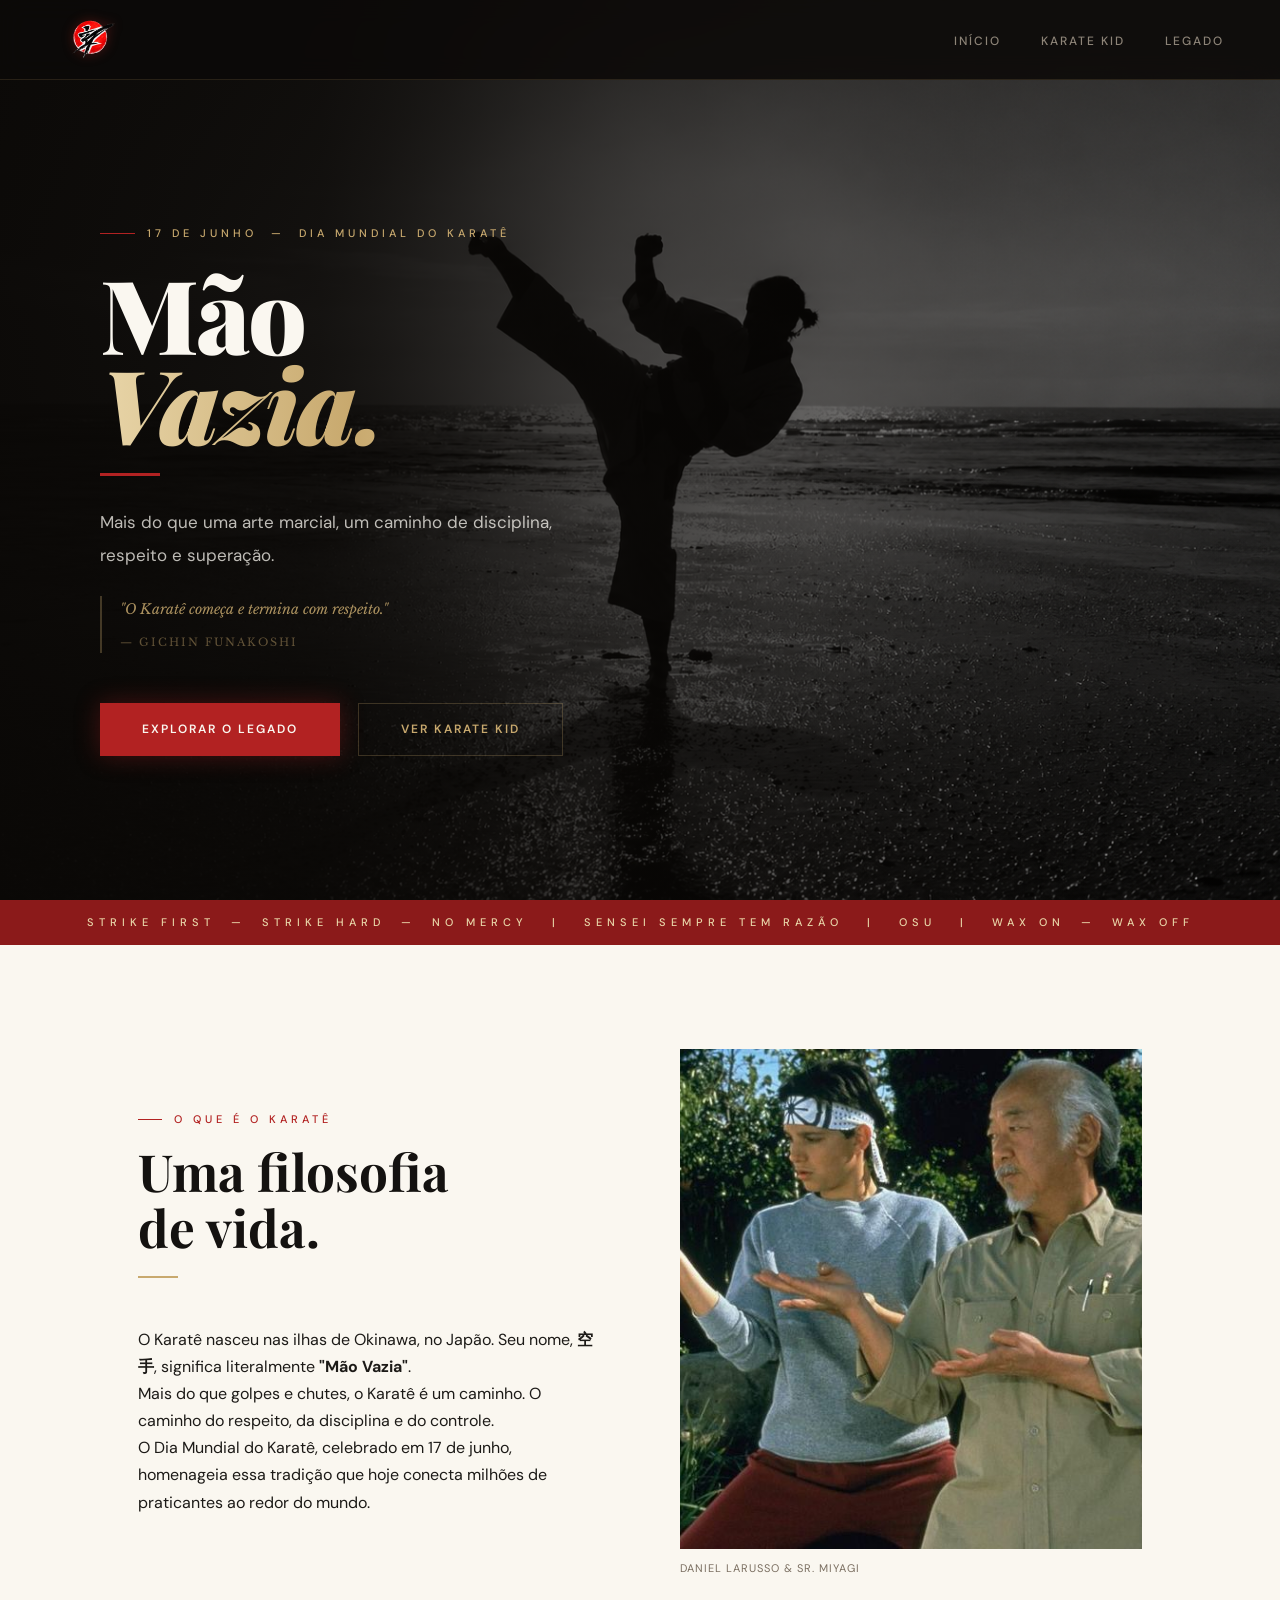
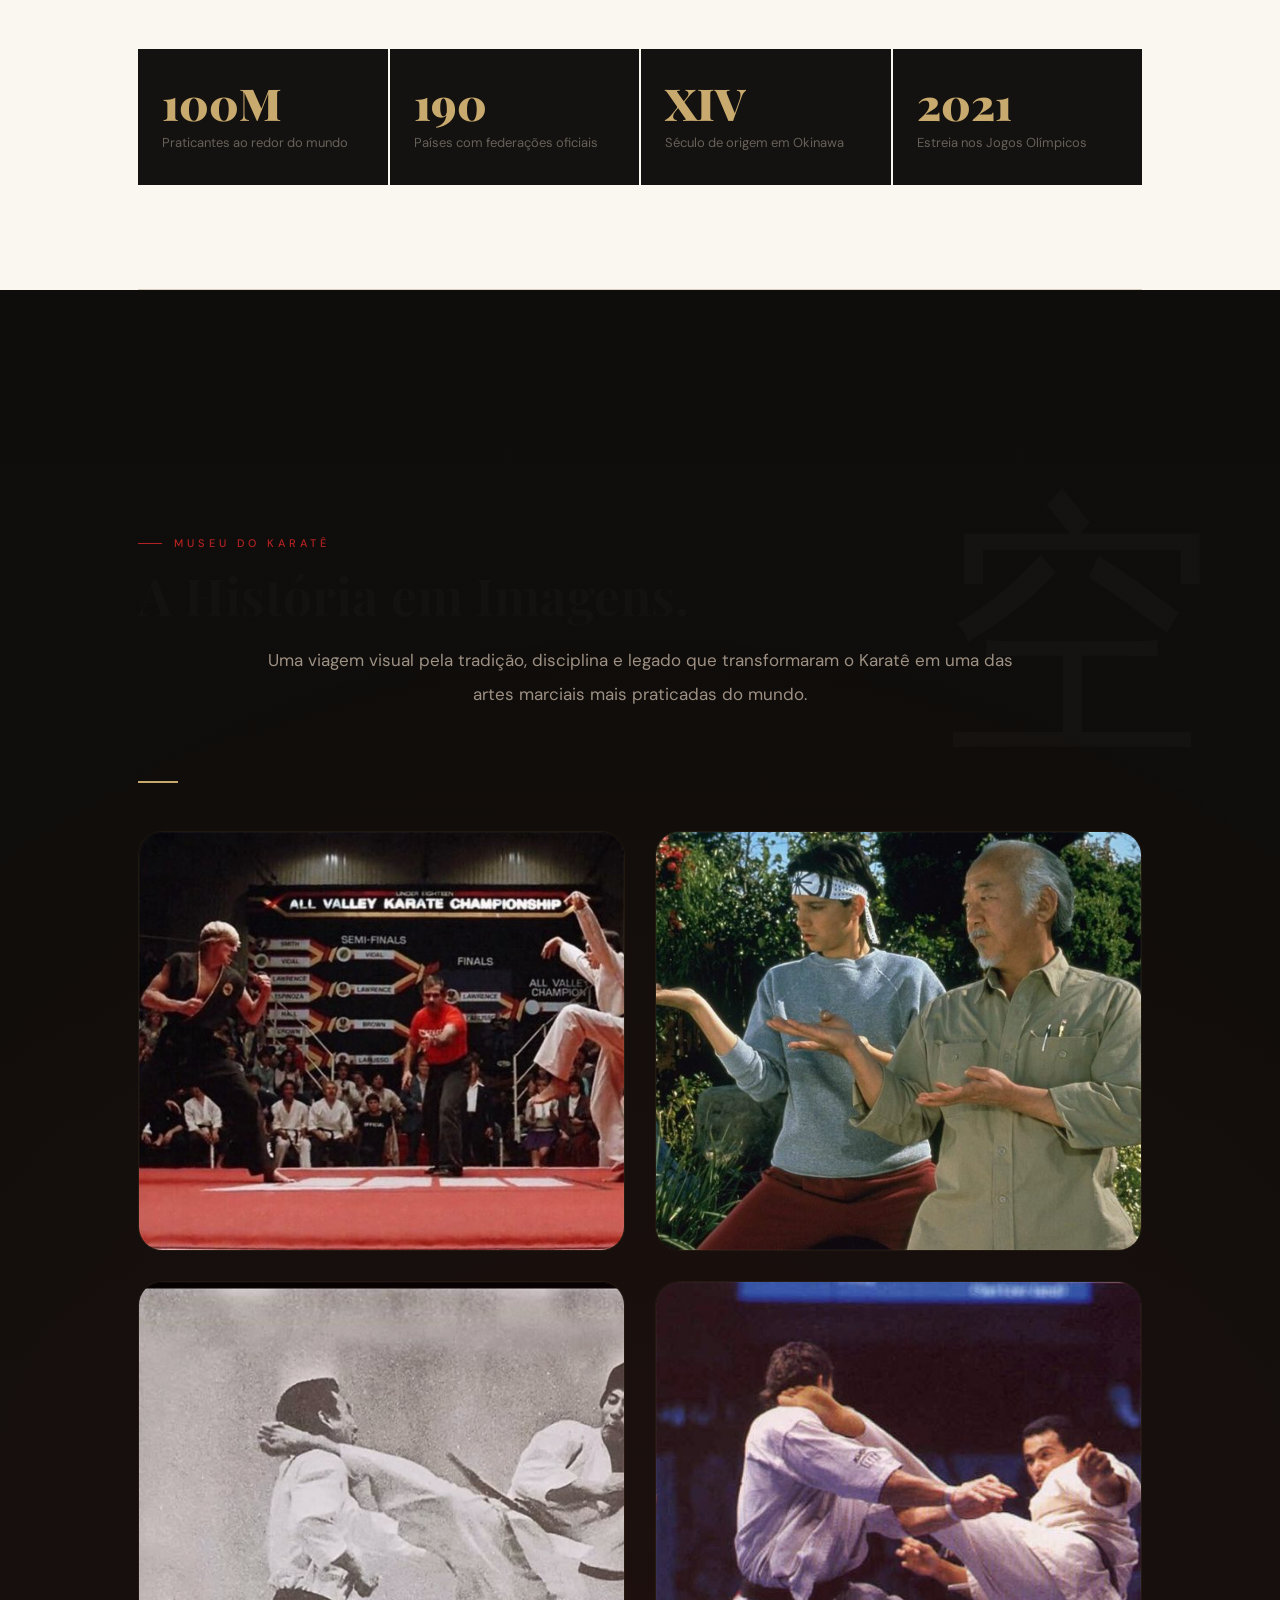
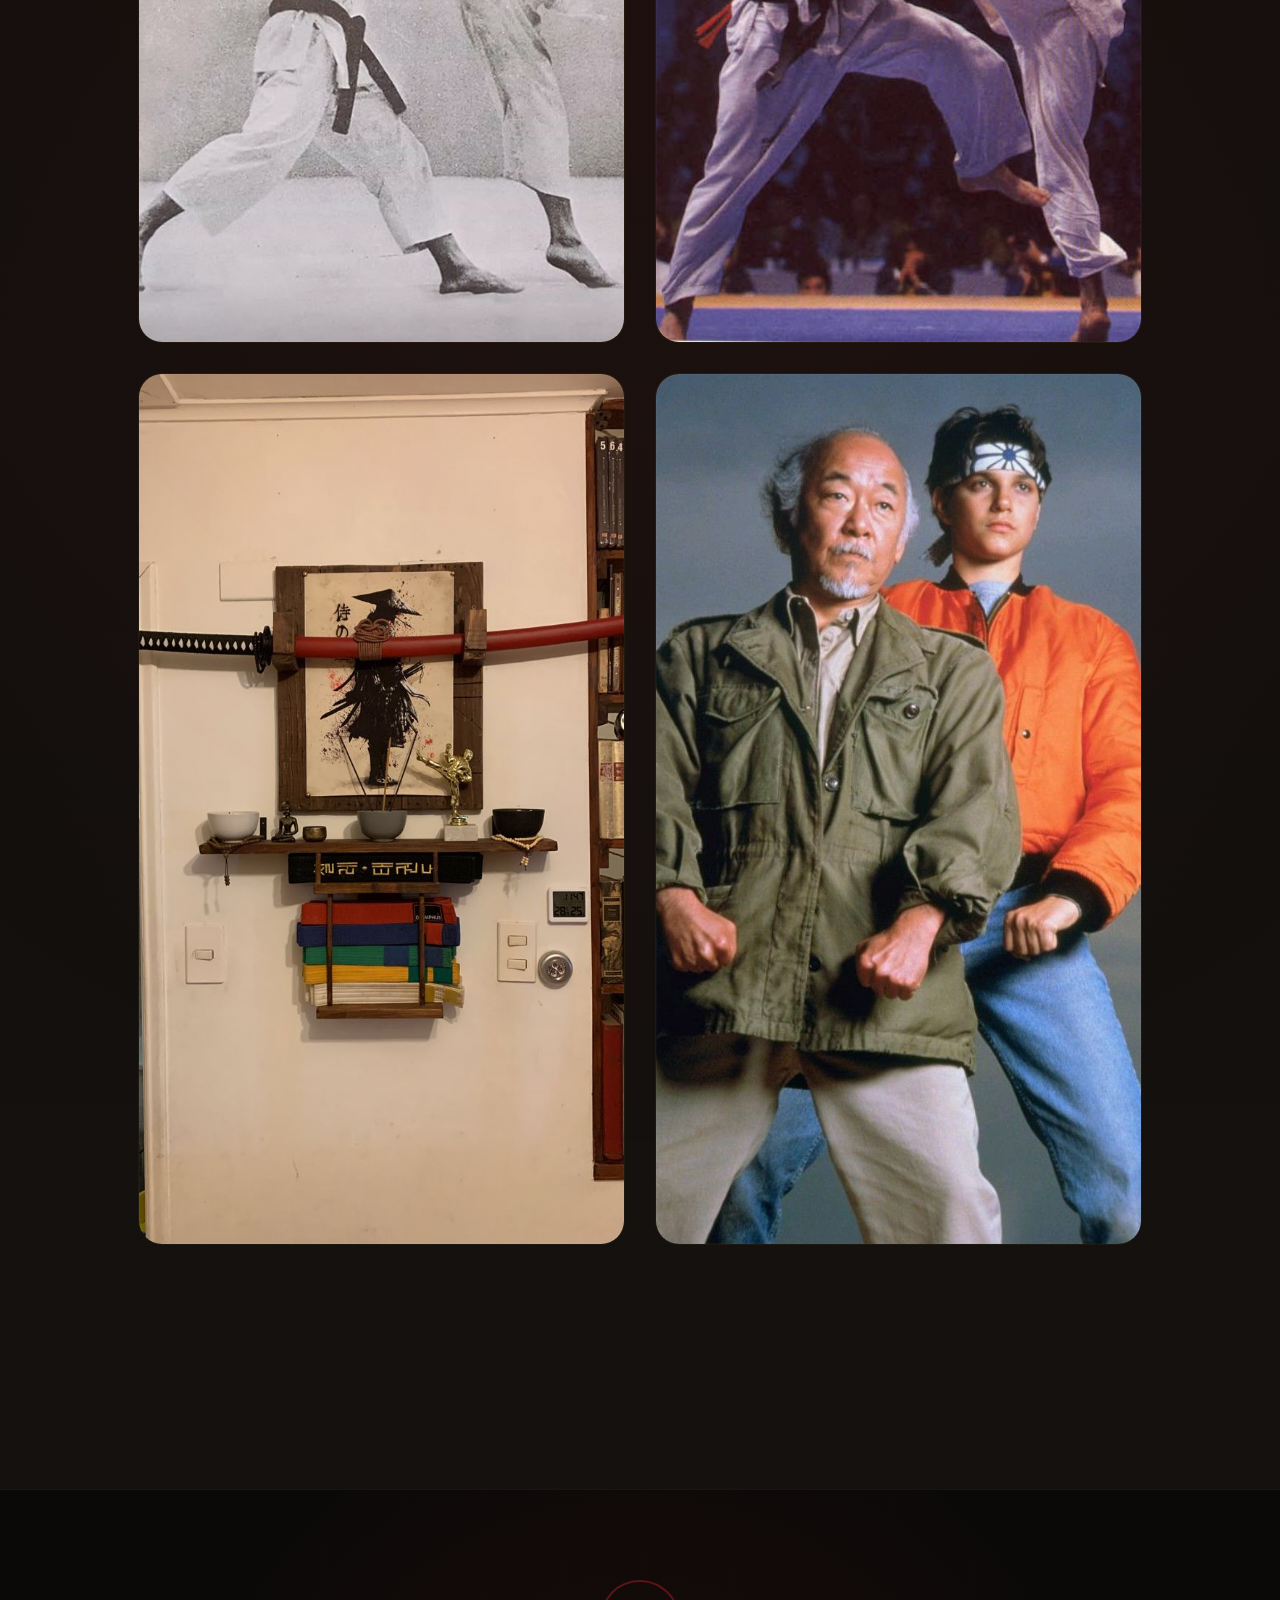
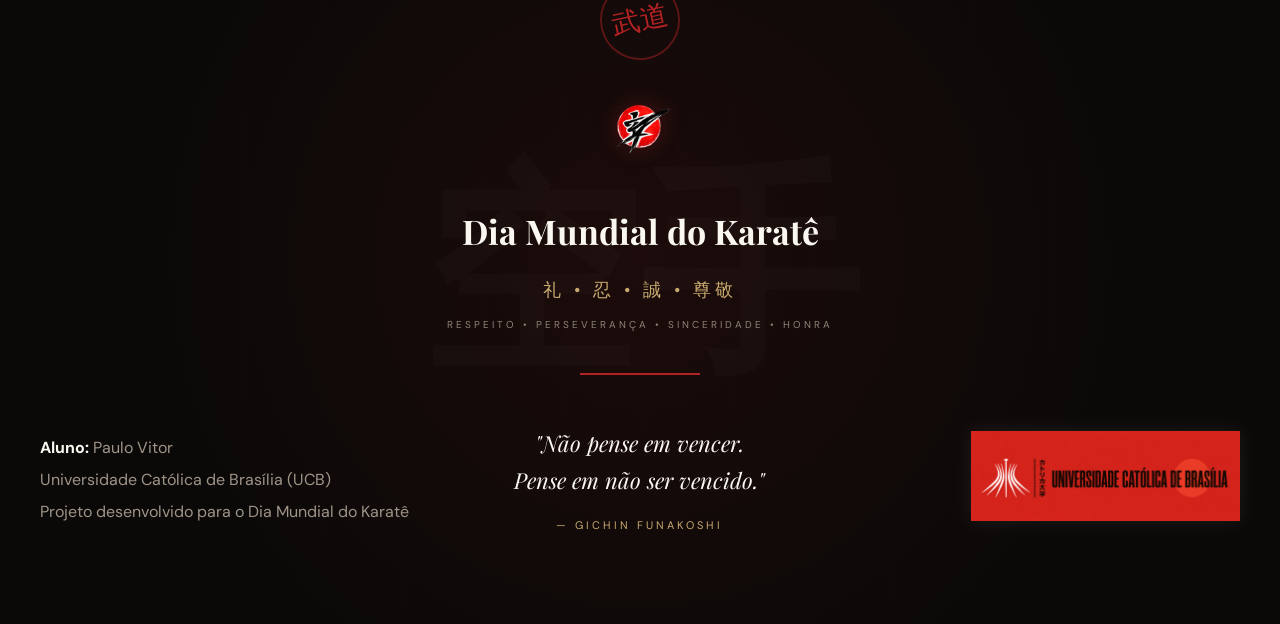
<file: index.html>
<!DOCTYPE html>
<html lang="pt-BR">
<head>
<meta charset="UTF-8"/>
<meta name="viewport" content="width=device-width, initial-scale=1.0"/>
<title>Dia Mundial do Karatê</title>

<link href="https://fonts.googleapis.com/css2?family=Playfair+Display:ital,wght@0,700;0,900;1,400;1,700&family=Libre+Baskerville:ital,wght@0,400;0,700;1,400&family=DM+Sans:wght@300;400;500&display=swap" rel="stylesheet"/>

<link rel="stylesheet" href="style.css"/>
</head>

<body>

<nav>
  <a href="index.html" class="nav-marca">
    <img src="logo karate.png" alt="logo">
  </a>

  <ul class="nav-links">
    <li><a href="index.html">Início</a></li>
    <li><a href="karatekid.html">Karate Kid</a></li>
    <li><a href="legado.html">Legado</a></li>
</ul>
</nav>

<div class="hero">

    <div class="hero-bg">
        <img src="hero.png" alt="Dia Mundial do Karatê">
    </div>

    <div class="hero-conteudo">

        <p class="hero-tag">
            17 de junho &nbsp;&mdash;&nbsp; Dia Mundial do Karatê
        </p>

        <h1>
            Mão<em>Vazia.</em>
        </h1>

        <div class="hero-linha"></div>

        <p class="hero-desc">
            Mais do que uma arte marcial,
            um caminho de disciplina,
            respeito e superação.
        </p>

        <blockquote class="hero-citacao">
            "O Karatê começa e termina com respeito."

            <cite>
                &mdash; Gichin Funakoshi
            </cite>
        </blockquote>

        <div class="hero-btns">

            <a href="legado.html" class="btn-primario">
                Explorar o Legado
            </a>

            <a href="karatekid.html" class="btn-secundario">
                Ver Karate Kid
            </a>

        </div>

    </div>

</div>

<div class="faixa-banner">
  Strike First &nbsp;&mdash;&nbsp;
  Strike Hard &nbsp;&mdash;&nbsp;
  No Mercy &nbsp;&nbsp;|&nbsp;&nbsp;
  Sensei sempre tem razão &nbsp;&nbsp;|&nbsp;&nbsp;
  OSU &nbsp;&nbsp;|&nbsp;&nbsp;
  Wax On &nbsp;&mdash;&nbsp;
  Wax Off
</div>

<div class="secao" id="sobre">

  <div class="sobre-grid">

    <div class="revelar">

      <p class="secao-label">
        O que é o Karatê
      </p>

      <h2 class="titulo-secao">
        Uma filosofia<br>de vida.
      </h2>

      <div class="linha-titulo"></div>

      <p>
        O Karatê nasceu nas ilhas de Okinawa, no Japão.
        Seu nome, <strong>空手</strong>,
        significa literalmente
        <strong>"Mão Vazia"</strong>.
      </p>

      <p>
        Mais do que golpes e chutes,
        o Karatê é um caminho.
        O caminho do respeito,
        da disciplina e do controle.
      </p>

      <p>
        O Dia Mundial do Karatê,
        celebrado em 17 de junho,
        homenageia essa tradição que hoje
        conecta milhões de praticantes
        ao redor do mundo.
      </p>

    </div>

    <div class="revelar">

      <div class="sobre-foto-wrap">
        <img src="Daniel larusso.jfif" alt="Daniel LaRusso">

        <p class="sobre-foto-caption">
          Daniel LaRusso &amp; Sr. Miyagi
        </p>
      </div>

    </div>

  </div>

  <div class="stats-row">

    <div class="stat-item revelar">
      <div class="stat-num">100M</div>
      <div class="stat-desc">
        Praticantes ao redor do mundo
      </div>
    </div>

    <div class="stat-item revelar">
      <div class="stat-num">190</div>
      <div class="stat-desc">
        Países com federações oficiais
      </div>
    </div>

    <div class="stat-item revelar">
      <div class="stat-num">XIV</div>
      <div class="stat-desc">
        Século de origem em Okinawa
      </div>
    </div>

    <div class="stat-item revelar">
      <div class="stat-num">2021</div>
      <div class="stat-desc">
        Estreia nos Jogos Olímpicos
      </div>
    </div>

  </div>

</div>

<div class="divisor revelar">
  <hr>
</div>

<div class="galeria-bg">

  <div class="secao">

    <p class="secao-label revelar">
    Museu do Karatê
</p>

<h2 class="titulo-secao revelar">
    A História em Imagens.
</h2>


<p class="galeria-intro revelar">
    Uma viagem visual pela tradição, disciplina e legado
    que transformaram o Karatê em uma das artes marciais
    mais praticadas do mundo.
</p>

    <div class="linha-titulo revelar"></div>

    <div class="galeria-grid">

    <div class="galeria-item g1 revelar">

        <img src="all valey.jfif" alt="All Valley Tournament">

        <div class="galeria-overlay">
            <h3>All Valley Tournament</h3>
            <span>O torneio que marcou gerações</span>
        </div>

    </div>

    <div class="galeria-item g2 revelar">

        <img src="Daniel larusso.jfif" alt="Daniel e Miyagi">

        <div class="galeria-overlay">
            <h3>Daniel & Miyagi</h3>
            <span>Disciplina além da luta</span>
        </div>

    </div>

    <div class="galeria-item g3 revelar">

        <img src="karate.jfif" alt="Treinamento">

        <div class="galeria-overlay">
            <h3>Treinamento Tradicional</h3>
            <span>O aperfeiçoamento constante</span>
        </div>

    </div>

    <div class="galeria-item g4 revelar">

        <img src="kyokushin.jfif" alt="Kyokushin">

        <div class="galeria-overlay">
            <h3>Kyokushin</h3>
            <span>O caminho da força absoluta</span>
        </div>

    </div>

    <div class="galeria-item g5 revelar">

        <img src="cinturoes.jfif" alt="Faixas">

        <div class="galeria-overlay">
            <h3>Faixas</h3>
            <span>Cada cor representa evolução</span>
        </div>

    </div>

    <div class="galeria-item g6 revelar">

    <img src="daniel e sr.jfif" alt="Legado">

    <div class="galeria-overlay">
        <h3>O Legado</h3>
        <span>Respeito, honra e perseverança</span>
    </div>

</div>

</div> 

</div> 

</div>

<footer class="rodape">

    <div class="rodape-kanji">空手</div>

    <div class="rodape-topo">

        <div class="rodape-selo">
            武道
        </div>

        <img src="logo karate.png" alt="Logo Karate" class="rodape-emblema">

        <h3>Dia Mundial do Karatê</h3>

        <p class="rodape-principios">
            礼 • 忍 • 誠 • 尊敬
        </p>

        <span class="rodape-traducao">
            Respeito • Perseverança • Sinceridade • Honra
        </span>

    </div>

    <div class="rodape-linha"></div>

    <div class="conteudo-rodape">

        <div class="rodape-info">
            <p><strong>Aluno:</strong> Paulo Vitor</p>
            <p>Universidade Católica de Brasília (UCB)</p>
            <p>Projeto desenvolvido para o Dia Mundial do Karatê</p>
        </div>

        <div class="rodape-citacao">
            <blockquote>
                "Não pense em vencer.<br>
                Pense em não ser vencido."
            </blockquote>

            <span>
                — Gichin Funakoshi
            </span>
        </div>

        <div class="rodape-logo">
            <a href="https://ucb.catolica.edu.br/" target="_blank" rel="noopener">
                <img src="catolica.png" alt="Logo UCB">
            </a>
        </div>

    </div>

</footer>

<script>
const obs = new IntersectionObserver(entries => {
  entries.forEach(e => {
    if(e.isIntersecting){
      e.target.classList.add('visivel');
      obs.unobserve(e.target);
    }
  });
},{threshold:.08});

document.querySelectorAll('.revelar').forEach(el => obs.observe(el));
</script>

</body>
</html>
</file>
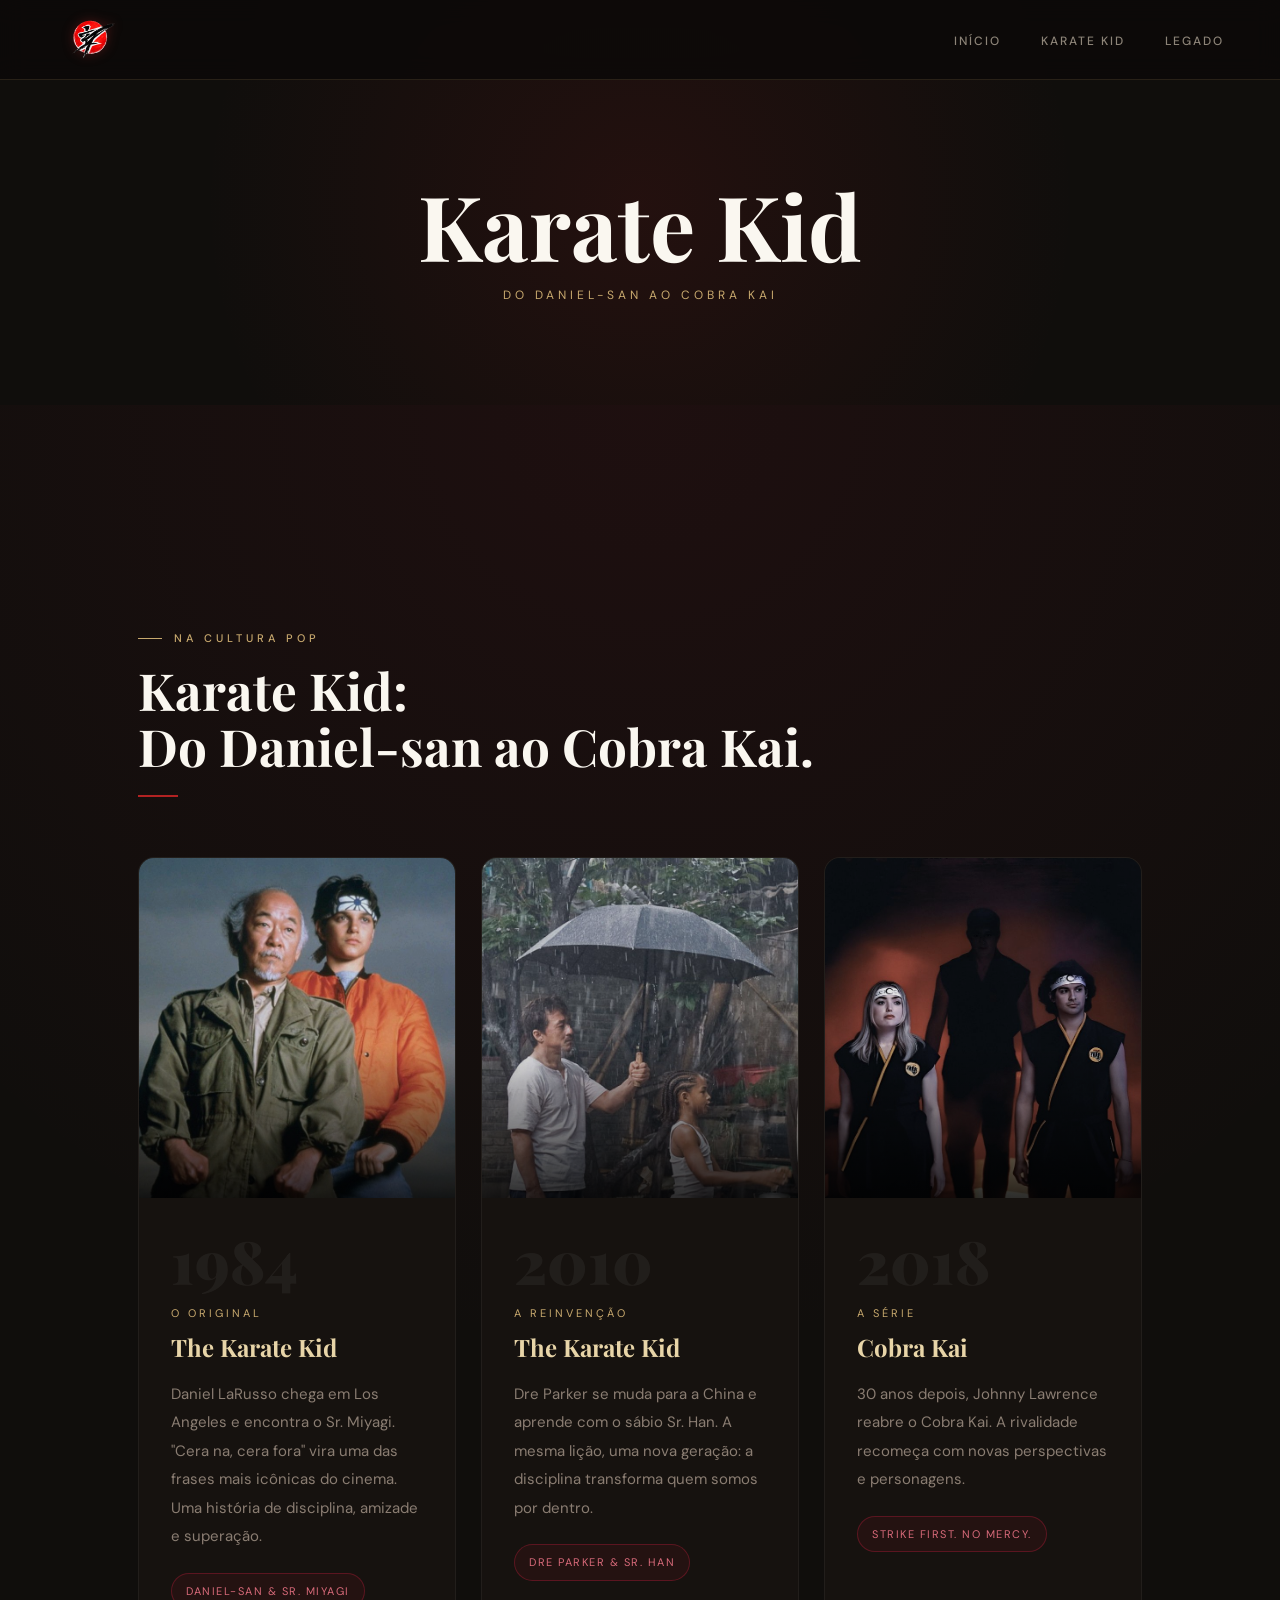
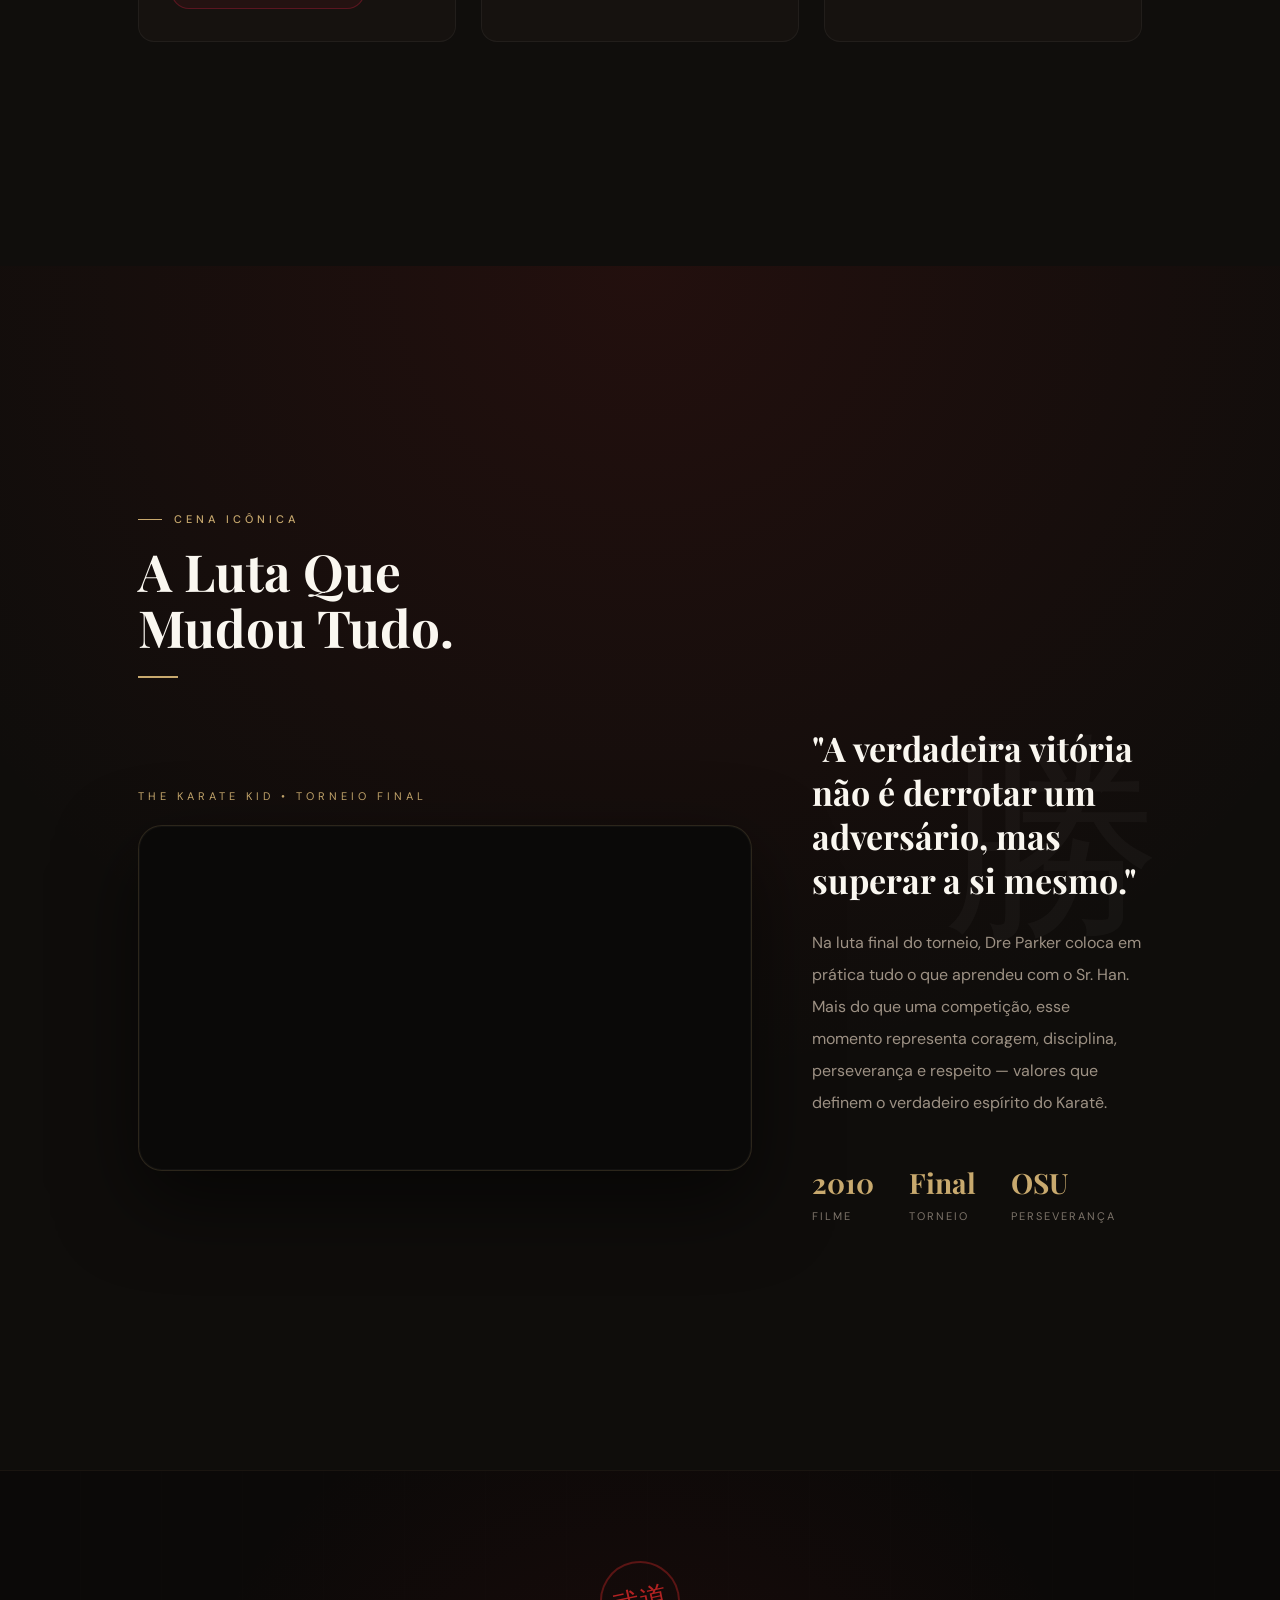
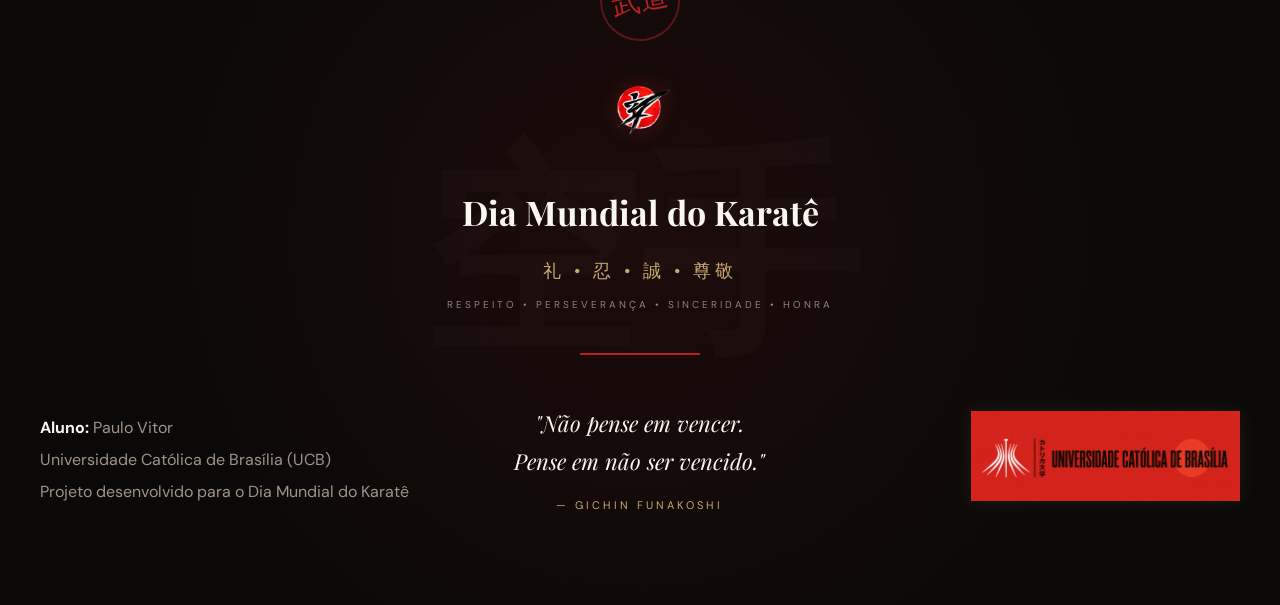
<file: karatekid.html>
<!DOCTYPE html>
<html lang="pt-BR">
<head>
<meta charset="UTF-8">
<meta name="viewport" content="width=device-width, initial-scale=1.0">
<title>Karate Kid | Dia Mundial do Karatê</title>

<link href="https://fonts.googleapis.com/css2?family=Playfair+Display:ital,wght@0,700;0,900;1,400;1,700&family=Libre+Baskerville:ital,wght@0,400;0,700;1,400&family=DM+Sans:wght@300;400;500&display=swap" rel="stylesheet">

<link rel="stylesheet" href="style.css">
</head>

<body>

<nav>
  <a href="index.html" class="nav-marca">
      <img src="logo karate.png" alt="logo">
  </a>

  <ul class="nav-links">
    <li><a href="index.html">Início</a></li>
    <li><a href="karatekid.html">Karate Kid</a></li>
    <li><a href="legado.html">Legado</a></li>
</ul>
</nav>
<section class="pagina-topo">

    <h1>Karate Kid</h1>

    <p>
        Do Daniel-san ao Cobra Kai
    </p>

</section>

<div class="filmes-bg">

  <div class="secao">

    <p class="secao-label revelar">
      Na Cultura Pop
    </p>

    <h2 class="titulo-secao revelar">
      Karate Kid:<br>
      Do Daniel-san ao Cobra Kai.
    </h2>

    <div class="linha-titulo revelar"></div>

    <div class="filmes-grid">

      <div class="filme-card revelar">

        <div class="filme-card-img-wrap">
          <img src="daniel e sr.jfif" alt="The Karate Kid 1984">
        </div>

        <div class="filme-card-corpo">

          <div class="filme-ano">1984</div>

          <div class="filme-sub">
            O Original
          </div>

          <div class="filme-titulo">
            The Karate Kid
          </div>

          <p class="filme-desc">
            Daniel LaRusso chega em Los Angeles e encontra o Sr. Miyagi.
            "Cera na, cera fora" vira uma das frases mais icônicas do cinema.
            Uma história de disciplina, amizade e superação.
          </p>

          <span class="filme-badge">
            Daniel-san &amp; Sr. Miyagi
          </span>

        </div>

      </div>

      <div class="filme-card revelar">

        <div class="filme-card-img-wrap">
          <img src="The Karate Kid.jfif" alt="The Karate Kid 2010">
        </div>

        <div class="filme-card-corpo">

          <div class="filme-ano">2010</div>

          <div class="filme-sub">
            A Reinvenção
          </div>

          <div class="filme-titulo">
            The Karate Kid
          </div>

          <p class="filme-desc">
            Dre Parker se muda para a China e aprende com o sábio Sr. Han.
            A mesma lição, uma nova geração: a disciplina transforma quem somos por dentro.
          </p>

          <span class="filme-badge">
            Dre Parker &amp; Sr. Han
          </span>

        </div>

      </div>

      <div class="filme-card revelar">

        <div class="filme-card-img-wrap">
          <img src="cobra kai.jfif" alt="Cobra Kai">
        </div>

        <div class="filme-card-corpo">

          <div class="filme-ano">2018</div>

          <div class="filme-sub">
            A Série
          </div>

          <div class="filme-titulo">
            Cobra Kai
          </div>

          <p class="filme-desc">
            30 anos depois, Johnny Lawrence reabre o Cobra Kai.
            A rivalidade recomeça com novas perspectivas e personagens.
          </p>

          <span class="filme-badge">
            Strike First. No Mercy.
          </span>

        </div>

      </div>

    </div>

  </div>

</div>

<section class="momento-bg" id="momento">

    <div class="secao">

        <p class="secao-label revelar">
            Cena Icônica
        </p>

        <h2 class="titulo-secao revelar">
            A Luta Que<br>
            Mudou Tudo.
        </h2>

        <div class="linha-titulo revelar"></div>

        <div class="momento-container revelar">

            <div>

                <p class="momento-tag">
                    THE KARATE KID • TORNEIO FINAL
                </p>

                <div class="momento-video">

                    <iframe
                        src="https://player.vimeo.com/video/1199056753?badge=0&autopause=0&player_id=0&app_id=58479"
                        frameborder="0"
                        allow="autoplay; fullscreen; picture-in-picture"
                        allowfullscreen>
                    </iframe>

                </div>

            </div>

            <div class="momento-texto">

                <span class="momento-frase">
                    "A verdadeira vitória não é derrotar um adversário,
                    mas superar a si mesmo."
                </span>

                <p>
                    Na luta final do torneio, Dre Parker coloca em prática
                    tudo o que aprendeu com o Sr. Han.
                    Mais do que uma competição, esse momento representa
                    coragem, disciplina, perseverança e respeito —
                    valores que definem o verdadeiro espírito do Karatê.
                </p>

                <div class="momento-stats">

                    <div class="momento-stat">
                        <strong>2010</strong>
                        <span>Filme</span>
                    </div>

                    <div class="momento-stat">
                        <strong>Final</strong>
                        <span>Torneio</span>
                    </div>

                    <div class="momento-stat">
                        <strong>OSU</strong>
                        <span>Perseverança</span>
                    </div>

                </div>

            </div>

        </div>

    </div>

</section>

<footer class="rodape">

    <div class="rodape-kanji">空手</div>

    <div class="rodape-topo">

        <div class="rodape-selo">
            武道
        </div>

        <img src="logo karate.png" alt="Logo Karate" class="rodape-emblema">

        <h3>Dia Mundial do Karatê</h3>

        <p class="rodape-principios">
            礼 • 忍 • 誠 • 尊敬
        </p>

        <span class="rodape-traducao">
            Respeito • Perseverança • Sinceridade • Honra
        </span>

    </div>

    <div class="rodape-linha"></div>

    <div class="conteudo-rodape">

        <div class="rodape-info">
            <p><strong>Aluno:</strong> Paulo Vitor</p>
            <p>Universidade Católica de Brasília (UCB)</p>
            <p>Projeto desenvolvido para o Dia Mundial do Karatê</p>
        </div>

        <div class="rodape-citacao">
            <blockquote>
                "Não pense em vencer.<br>
                Pense em não ser vencido."
            </blockquote>

            <span>
                — Gichin Funakoshi
            </span>
        </div>

        <div class="rodape-logo">
            <a href="https://ucb.catolica.edu.br/" target="_blank" rel="noopener">
                <img src="catolica.png" alt="Logo UCB">
            </a>
        </div>

    </div>

</footer>

<script>
const obs = new IntersectionObserver(entries => {
  entries.forEach(e => {
    if(e.isIntersecting){
      e.target.classList.add('visivel');
      obs.unobserve(e.target);
    }
  });
},{threshold:.08});

document.querySelectorAll('.revelar').forEach(el => obs.observe(el));
</script>

<script src="https://player.vimeo.com/api/player.js"></script>

</body>
</html>
</file>
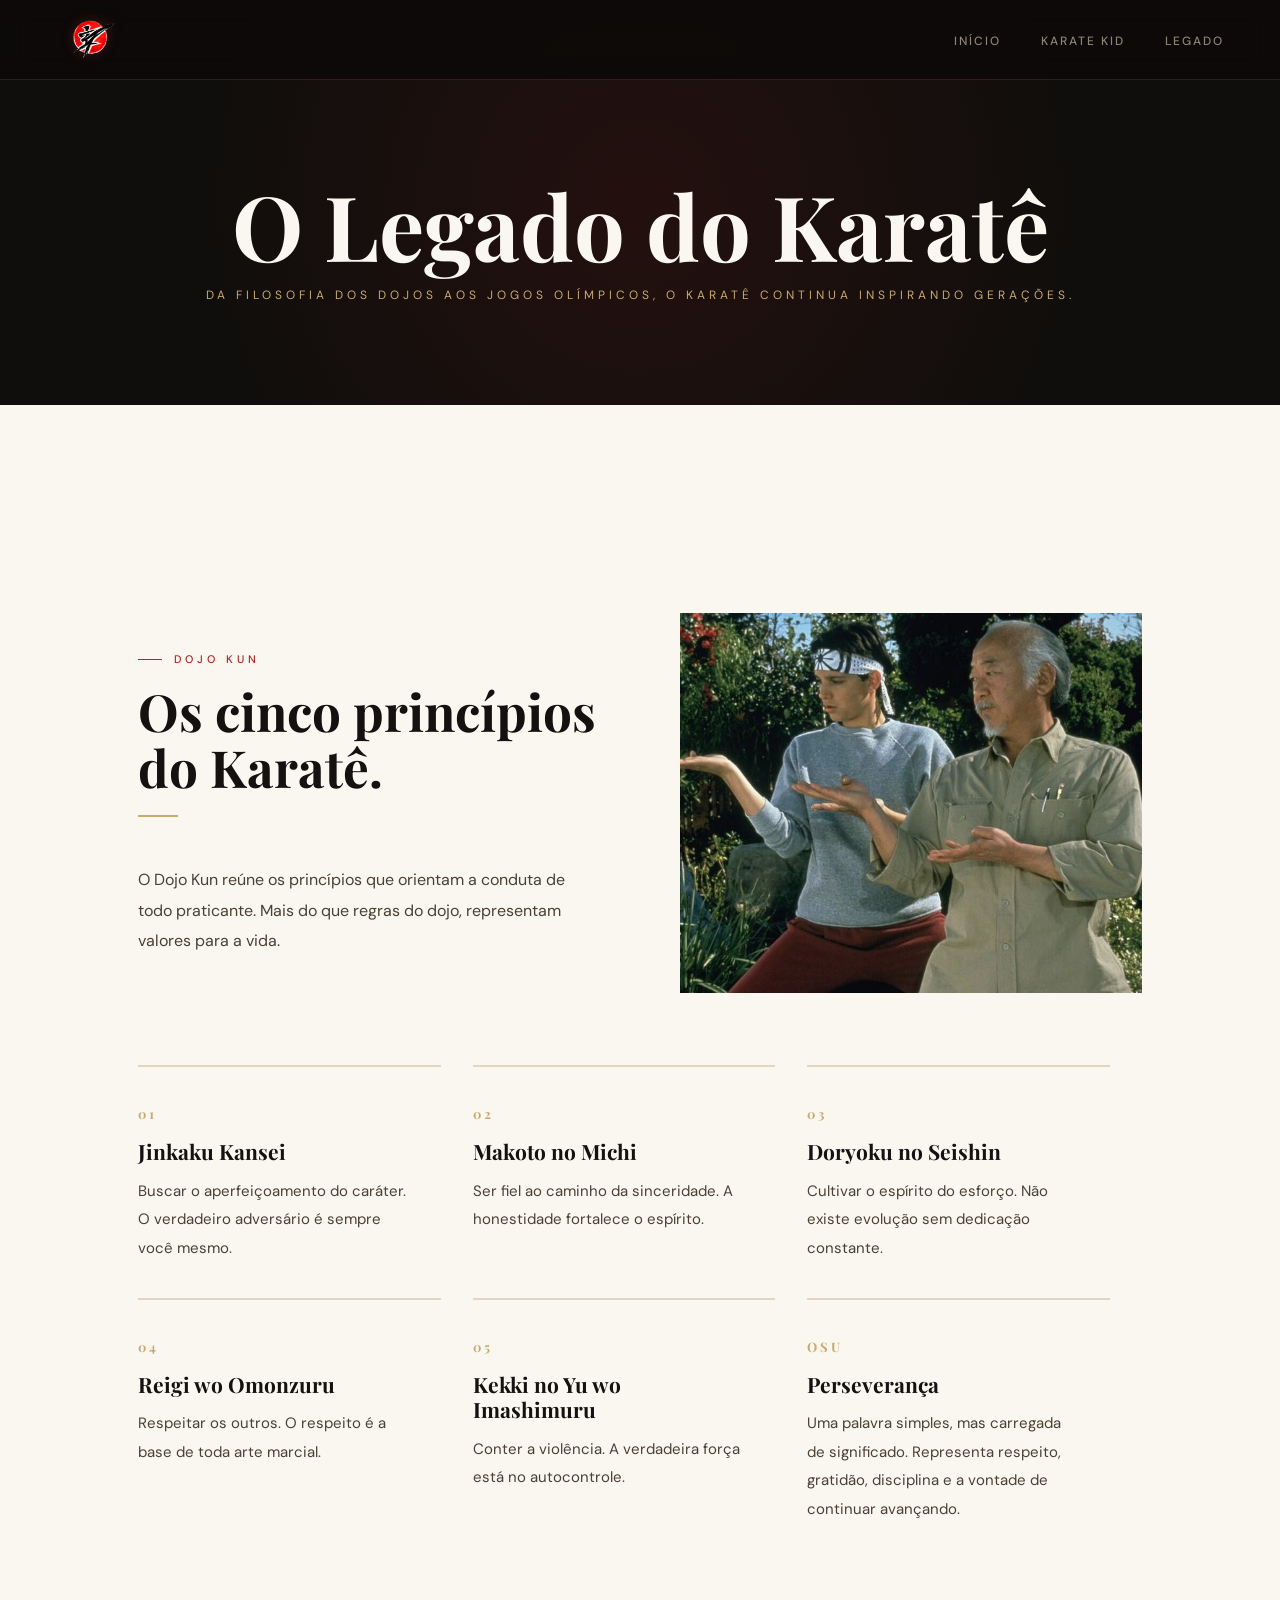
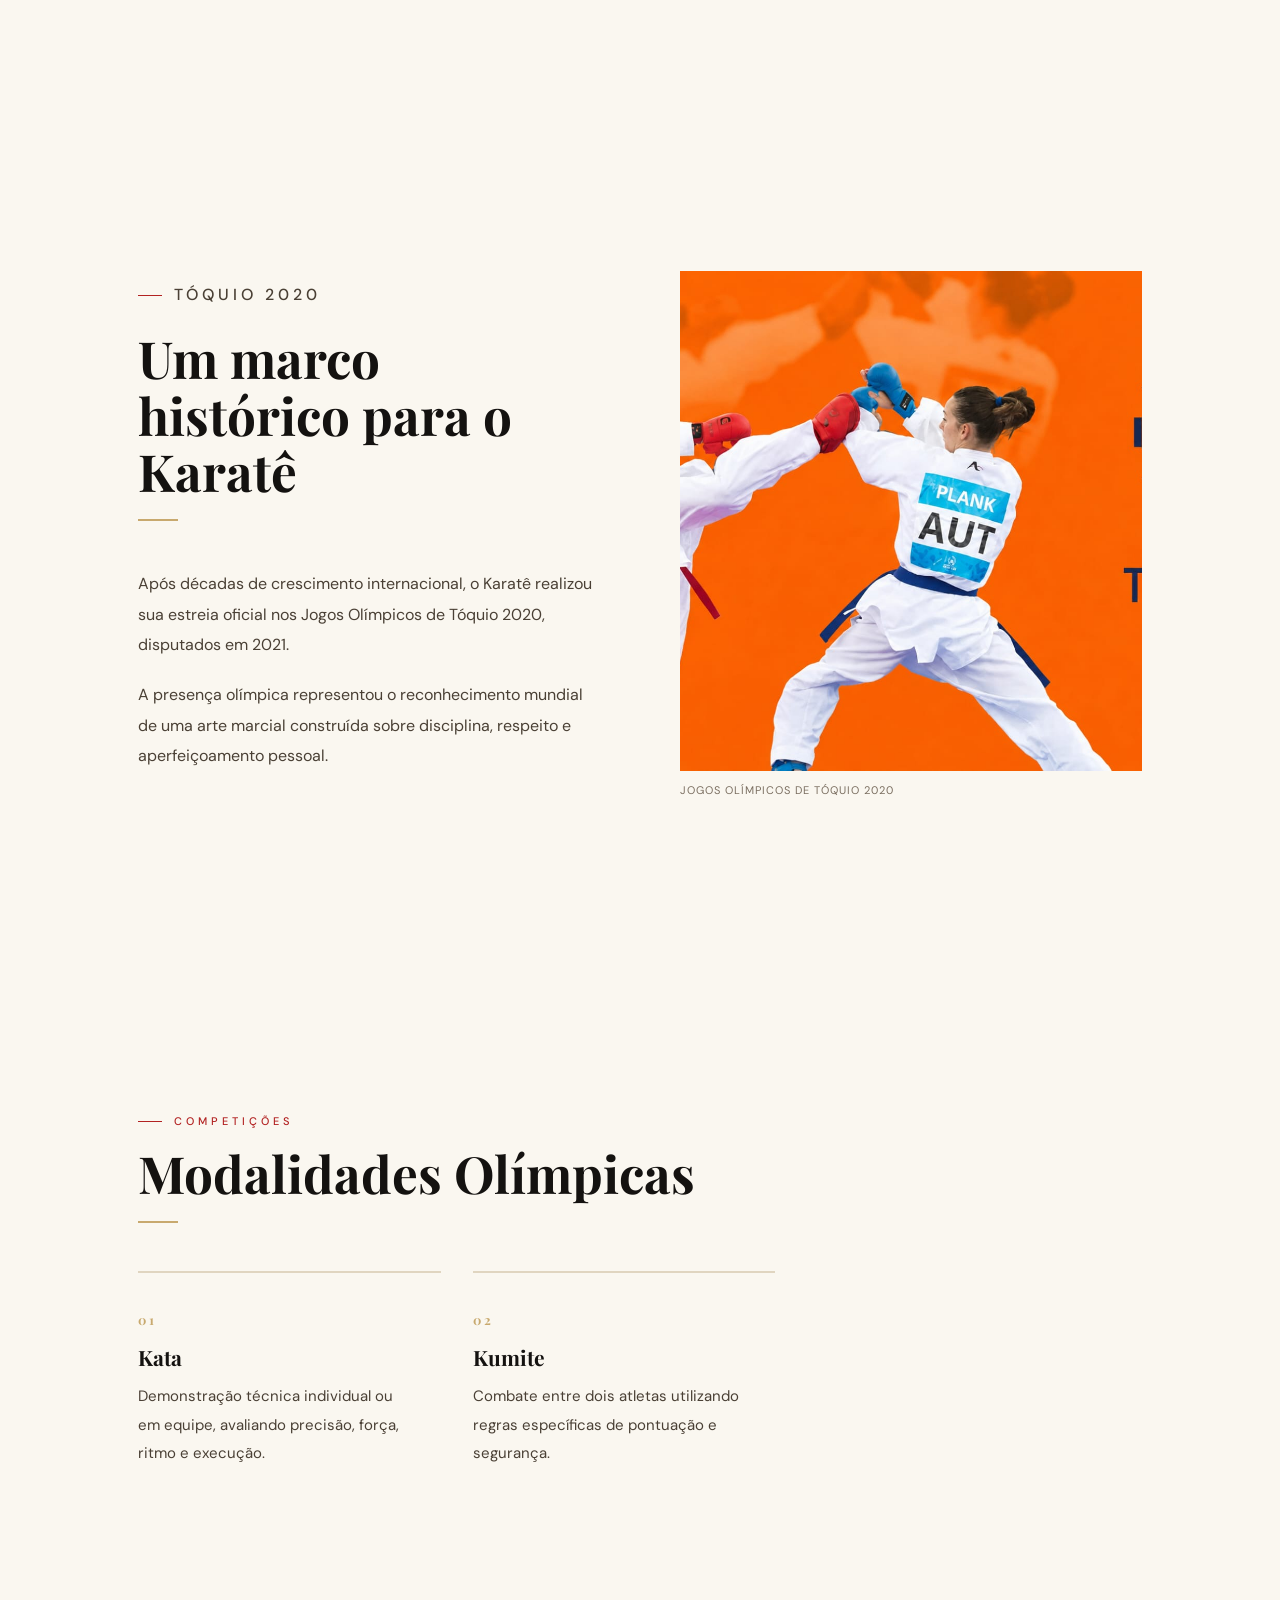
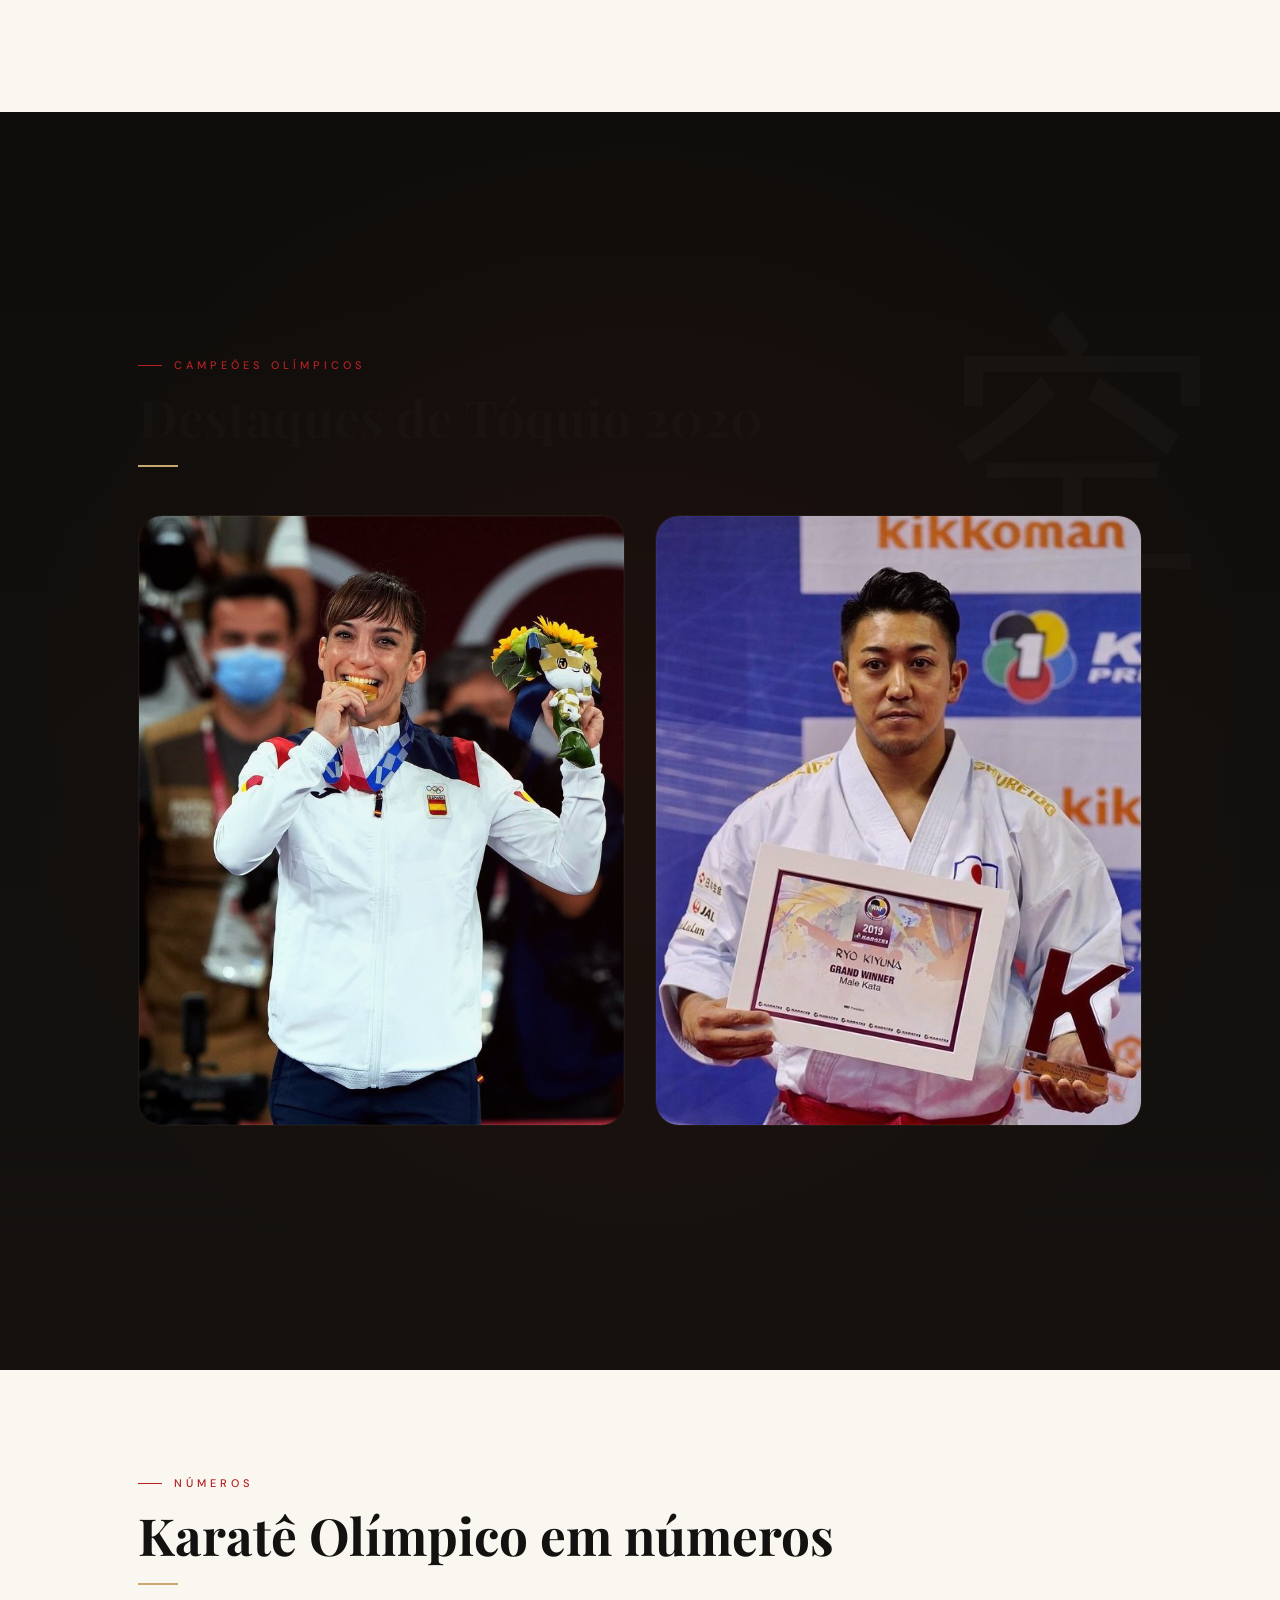
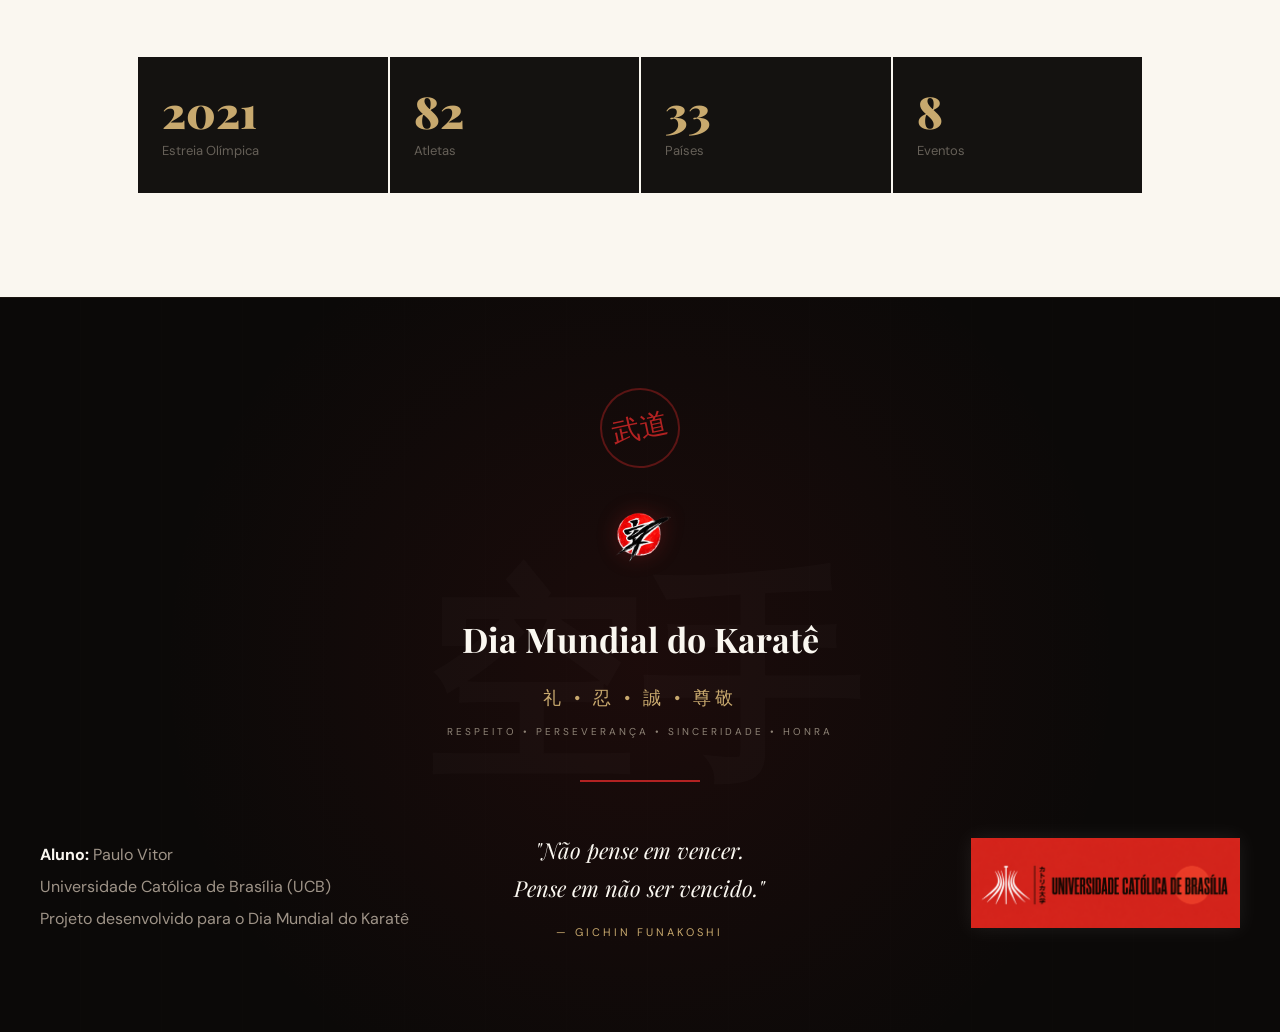
<file: legado.html>
<!DOCTYPE html>
<html lang="pt-BR">
<head>
<meta charset="UTF-8">
<meta name="viewport" content="width=device-width, initial-scale=1.0">

<title>Legado do Karatê | Dia Mundial do Karatê</title>

<link href="https://fonts.googleapis.com/css2?family=Playfair+Display:ital,wght@0,700;0,900;1,400;1,700&family=Libre+Baskerville:ital,wght@0,400;0,700;1,400&family=DM+Sans:wght@300;400;500&display=swap" rel="stylesheet">

<link rel="stylesheet" href="style.css">
</head>

<body>

<nav>
    <a href="index.html" class="nav-marca">
        <img src="logo karate.png" alt="logo">
    </a>

    <ul class="nav-links">
    <li><a href="index.html">Início</a></li>
    <li><a href="karatekid.html">Karate Kid</a></li>
    <li><a href="legado.html">Legado</a></li>
</ul>
</nav>
<section class="pagina-topo">

    <h1>O Legado do Karatê</h1>

    <p>
        Da filosofia dos dojos aos Jogos Olímpicos, o Karatê continua inspirando gerações.
    </p>

</section>

<div class="filosofia-bg" id="filosofia">

    <div class="secao">

        <div class="filosofia-intro">

            <div class="revelar">

                <p class="secao-label">
                    Dojo Kun
                </p>

                <h2 class="titulo-secao">
                    Os cinco princípios<br>
                    do Karatê.
                </h2>

                <div class="linha-titulo"></div>

                <p style="font-size:16px;color:var(--texto-suave);line-height:1.9">
                    O Dojo Kun reúne os princípios que orientam a conduta de todo praticante.
                    Mais do que regras do dojo, representam valores para a vida.
                </p>

            </div>

            <div class="revelar filosofia-intro-foto">
                <img src="Daniel larusso.jfif" alt="Dojo Kun">
            </div>

        </div>

        <div class="filosofia-grid">

            <div class="filosofia-item revelar">
                <div class="filosofia-num">01</div>
                <div class="filosofia-titulo">Jinkaku Kansei</div>
                <p>
                    Buscar o aperfeiçoamento do caráter.
                    O verdadeiro adversário é sempre você mesmo.
                </p>
            </div>

            <div class="filosofia-item revelar">
                <div class="filosofia-num">02</div>
                <div class="filosofia-titulo">Makoto no Michi</div>
                <p>
                    Ser fiel ao caminho da sinceridade.
                    A honestidade fortalece o espírito.
                </p>
            </div>

            <div class="filosofia-item revelar">
                <div class="filosofia-num">03</div>
                <div class="filosofia-titulo">Doryoku no Seishin</div>
                <p>
                    Cultivar o espírito do esforço.
                    Não existe evolução sem dedicação constante.
                </p>
            </div>

            <div class="filosofia-item revelar">
                <div class="filosofia-num">04</div>
                <div class="filosofia-titulo">Reigi wo Omonzuru</div>
                <p>
                    Respeitar os outros.
                    O respeito é a base de toda arte marcial.
                </p>
            </div>

            <div class="filosofia-item revelar">
                <div class="filosofia-num">05</div>
                <div class="filosofia-titulo">Kekki no Yu wo Imashimuru</div>
                <p>
                    Conter a violência.
                    A verdadeira força está no autocontrole.
                </p>
            </div>

            <div class="filosofia-item revelar">

                <div class="filosofia-num">
                    OSU
                </div>

                <div class="filosofia-titulo">
                    Perseverança
                </div>

                <p>
                    Uma palavra simples, mas carregada de significado.
                    Representa respeito, gratidão, disciplina e a vontade
                    de continuar avançando.
                </p>

            </div>

        </div>

    </div>

</div>
<section class="secao">

    <div class="sobre-grid">

        <div class="sobre-texto">

            <p class="secao-label">
                Tóquio 2020
            </p>

            <h2 class="titulo-secao">
                Um marco histórico para o Karatê
            </h2>

            <div class="linha-titulo"></div>

            <p>
                Após décadas de crescimento internacional, o Karatê realizou sua estreia
                oficial nos Jogos Olímpicos de Tóquio 2020, disputados em 2021.
            </p>

            <p>
                A presença olímpica representou o reconhecimento mundial de uma arte
                marcial construída sobre disciplina, respeito e aperfeiçoamento pessoal.
            </p>

        </div>

        <div class="sobre-foto-wrap">

            <img src="/tokyo.png" alt="Karatê Olímpico">

            <p class="sobre-foto-caption">
                Jogos Olímpicos de Tóquio 2020
            </p>

        </div>

    </div>

</section>
<section class="filosofia-bg">

    <div class="secao">

        <p class="secao-label">
            Competições
        </p>

        <h2 class="titulo-secao">
            Modalidades Olímpicas
        </h2>

        <div class="linha-titulo"></div>

        <div class="filosofia-grid">

            <div class="filosofia-item revelar">

                <div class="filosofia-num">01</div>

                <div class="filosofia-titulo">
                    Kata
                </div>

                <p>
                    Demonstração técnica individual ou em equipe,
                    avaliando precisão, força, ritmo e execução.
                </p>

            </div>

            <div class="filosofia-item revelar">

                <div class="filosofia-num">02</div>

                <div class="filosofia-titulo">
                    Kumite
                </div>

                <p>
                    Combate entre dois atletas utilizando regras
                    específicas de pontuação e segurança.
                </p>

            </div>

        </div>

    </div>

</section>

<section class="galeria-bg">

    <div class="secao">

        <p class="secao-label">
            Campeões Olímpicos
        </p>

        <h2 class="titulo-secao">
            Destaques de Tóquio 2020
        </h2>

        <div class="linha-titulo"></div>

        <div class="galeria-grid">

            <div class="galeria-item">

                <img src="Sandra-Sánchez.jpg" alt="Sandra Sánchez">

                <div class="galeria-overlay">

                    <h3>Sandra Sánchez</h3>

                    <span>Ouro • Kata Feminino</span>

                </div>

            </div>

            <div class="galeria-item">
                <img src="Ryo Kiyuna.jpg" alt="Ryo Kiyuna">

                <div class="galeria-overlay">

                    <h3>Ryo Kiyuna</h3>

                    <span>Ouro • Kata Masculino</span>

                </div>

            </div>

        </div>

    </div>

</section>

<section class="secao">

    <p class="secao-label">
        Números
    </p>

    <h2 class="titulo-secao">
        Karatê Olímpico em números
    </h2>

    <div class="linha-titulo"></div>

    <div class="stats-row">

        <div class="stat-item">
            <div class="stat-num">2021</div>
            <div class="stat-desc">Estreia Olímpica</div>
        </div>

        <div class="stat-item">
            <div class="stat-num">82</div>
            <div class="stat-desc">Atletas</div>
        </div>

        <div class="stat-item">
            <div class="stat-num">33</div>
            <div class="stat-desc">Países</div>
        </div>

        <div class="stat-item">
            <div class="stat-num">8</div>
            <div class="stat-desc">Eventos</div>
        </div>

    </div>

</section>

<footer class="rodape">

    <div class="rodape-kanji">空手</div>

    <div class="rodape-topo">

        <div class="rodape-selo">
            武道
        </div>

        <a href="index.html">
    <img src="logo karate.png" alt="Logo Karate" class="rodape-emblema">
</a>

        <h3>Dia Mundial do Karatê</h3>

        <p class="rodape-principios">
            礼 • 忍 • 誠 • 尊敬
        </p>

        <span class="rodape-traducao">
            Respeito • Perseverança • Sinceridade • Honra
        </span>

    </div>

    <div class="rodape-linha"></div>

    <div class="conteudo-rodape">

        <div class="rodape-info">
            <p><strong>Aluno:</strong> Paulo Vitor</p>
            <p>Universidade Católica de Brasília (UCB)</p>
            <p>Projeto desenvolvido para o Dia Mundial do Karatê</p>
        </div>

        <div class="rodape-citacao">
            <blockquote>
                "Não pense em vencer.<br>
                Pense em não ser vencido."
            </blockquote>

            <span>
                — Gichin Funakoshi
            </span>
        </div>

        <div class="rodape-logo">
            <a href="https://ucb.catolica.edu.br/" target="_blank" rel="noopener">
                <img src="catolica.png" alt="Logo UCB">
            </a>
        </div>

    </div>

</footer>

<script>
const obs = new IntersectionObserver(entries => {
  entries.forEach(e => {
    if(e.isIntersecting){
      e.target.classList.add('visivel');
      obs.unobserve(e.target);
    }
  });
},{threshold:.08});

document.querySelectorAll('.revelar').forEach(el => obs.observe(el));
</script>

</body>
</html>
</file>
<file: style.css>
*{margin:0;padding:0;box-sizing:border-box}
:root{
  --preto:#141210;
  --quase-preto:#1C1A17;
  --marrom-escuro:#2A2218;
  --marrom:#5C4A30;
  --areia:#C8A96E;
  --areia-claro:#E8D5A8;
  --creme:#F5EFE0;
  --off-white:#FAF7F0;
  --vermelho-dojo:#8B1A1A;
  --vermelho:#B22222;
  --texto:#1C1A17;
  --texto-suave:#4A4035;
  --texto-muted:#7A6E60;
}
html{scroll-behavior:smooth}
body{font-family:'DM Sans',sans-serif;background:var(--off-white);color:var(--texto);font-size:16px;line-height:1.7;overflow-x:hidden}

nav{
  background:rgba(12,10,8,.88);
  backdrop-filter:blur(12px);
  -webkit-backdrop-filter:blur(12px);

  display:flex;
  align-items:center;
  justify-content:space-between;

  padding:0 56px;
  height:80px;

  position:fixed;
  top:0;
  left:0;
  right:0;

  z-index:200;

  border-bottom:1px solid rgba(200,169,110,.15);
}

.nav-links{
  list-style:none;
  display:flex;
  gap:40px;
}

.nav-links a{
  position:relative;
  color:#8d8478;
  text-decoration:none;
  font-size:12px;
  font-weight:500;
  letter-spacing:2px;
  text-transform:uppercase;
  transition:.3s;
}

.nav-links a::after{
  content:'';
  position:absolute;
  left:0;
  bottom:-8px;
  width:0;
  height:2px;
  background:var(--vermelho);
  transition:.3s;
}

.nav-links a:hover{
  color:var(--areia);
}

.nav-links a:hover::after{
  width:100%;
}
.nav-marca{
  display:flex;
  align-items:center;
  justify-content:center;
  text-decoration:none;
  transition:.3s;
}

.nav-marca img{
  width:70px;
  height:auto;
  display:block;
  transition:.4s ease;
  filter:
    drop-shadow(0 0 6px rgba(178,34,34,.35));
}

.nav-marca:hover img{
  transform:scale(1.08);
  filter:
    drop-shadow(0 0 10px rgba(178,34,34,.6))
    drop-shadow(0 0 20px rgba(178,34,34,.4));
}

.hero{
    position:relative;
    min-height:100vh;
    display:flex;
    align-items:center;
    overflow:hidden;
    padding-top:80px;
}

.hero::before{
    content:'';
    position:absolute;
    right:8%;
    top:50%;
    transform:translateY(-50%);

    width:550px;
    height:550px;

    background:
    radial-gradient(
        circle,
        rgba(178,34,34,.18),
        transparent 70%
    );

    z-index:0;
}

.hero-bg{
    position:absolute;
    inset:0;
    z-index:0;
}

.hero-bg img{
    width:100%;
    height:100%;
    object-fit:cover;
    object-position:center;
    display:block;
}

.hero-bg::after{
    content:'';
    position:absolute;
    inset:0;

    background:
    linear-gradient(
        90deg,
        rgba(10,8,6,.97) 0%,
        rgba(10,8,6,.92) 25%,
        rgba(10,8,6,.72) 55%,
        rgba(10,8,6,.25) 100%
    );
}

.hero-conteudo{
    position:relative;
    z-index:2;

    max-width:620px;

    margin-left:100px;
}

.hero-tag{
    display:flex;
    align-items:center;
    gap:12px;

    margin-bottom:25px;

    font-size:11px;
    font-weight:500;
    letter-spacing:4px;
    text-transform:uppercase;

    color:var(--areia);
}

.hero-tag::before{
    content:'';
    width:35px;
    height:1px;
    background:var(--vermelho);
}

.hero h1{
    font-family:'Playfair Display',serif;
    font-size:clamp(70px,8vw,120px);
    font-weight:900;

    line-height:.88;
    letter-spacing:-2px;

    color:var(--off-white);

    margin-bottom:25px;
}

.hero h1 em{
    display:block;
    font-style:italic;

    background:
    linear-gradient(
        90deg,
        #e8d5a8,
        #c8a96e,
        #e8d5a8
    );
    
    background-clip: text;
    -webkit-background-clip:text;
    -webkit-text-fill-color:transparent;
}

.hero-linha{
    width:60px;
    height:3px;
    background:var(--vermelho);

    margin-bottom:30px;
}

.hero-desc{
    max-width:500px;

    font-size:17px;
    line-height:1.9;

    color:rgba(250,247,240,.75);

    margin-bottom:25px;
}

.hero-citacao{
    max-width:430px;

    padding-left:18px;

    border-left:2px solid rgba(200,169,110,.3);

    font-family:'Libre Baskerville',serif;
    font-style:italic;

    font-size:14px;
    line-height:1.9;

    color:rgba(200,169,110,.85);

    margin-bottom:50px;
}

.hero-citacao cite{
    display:block;

    margin-top:10px;

    font-style:normal;

    font-size:11px;
    letter-spacing:2px;
    text-transform:uppercase;

    color:rgba(200,169,110,.45);
}

.hero-btns{
    display:flex;
    gap:18px;
    flex-wrap:wrap;
}

.btn-primario{
    display:inline-flex;
    align-items:center;
    justify-content:center;

    padding:15px 42px;

    background:var(--vermelho);

    color:var(--off-white);

    text-decoration:none;
    border:none;

    cursor:pointer;

    font-size:12px;
    font-weight:600;
    letter-spacing:2px;
    text-transform:uppercase;

    transition:.3s;

    box-shadow:
    0 0 25px rgba(178,34,34,.35);
}

.btn-primario:hover{
    background:var(--vermelho-dojo);

    transform:translateY(-3px);

    box-shadow:
    0 0 35px rgba(178,34,34,.55);
}

.btn-secundario{
    display:inline-flex;
    align-items:center;
    justify-content:center;

    padding:15px 42px;

    background:transparent;

    color:var(--areia);

    border:1px solid rgba(200,169,110,.25);

    text-decoration:none;

    font-size:12px;
    font-weight:600;
    letter-spacing:2px;
    text-transform:uppercase;

    transition:.3s;
}

.btn-secundario:hover{
    border-color:var(--areia);

    color:var(--off-white);

    background:rgba(200,169,110,.05);
}

.hero-scroll{
    position:absolute;

    bottom:40px;
    left:100px;

    z-index:2;

    display:flex;
    align-items:center;
    gap:14px;
}

.hero-scroll span{
    font-size:11px;

    letter-spacing:3px;
    text-transform:uppercase;

    color:rgba(200,169,110,.55);
}

.hero-scroll-line{
    width:45px;
    height:1px;

    background:var(--areia);

    opacity:.4;
}

@media(max-width:900px){

    .hero{
        justify-content:center;
        text-align:center;
    }

    .hero::before{
        display:none;
    }

    .hero-conteudo{
        margin:0;
        padding:0 30px;
    }

    .hero-tag{
        justify-content:center;
    }

    .hero-linha{
        margin-left:auto;
        margin-right:auto;
    }

    .hero-desc,
    .hero-citacao{
        max-width:100%;
    }

    .hero-btns{
        justify-content:center;
    }

    .hero-scroll{
        display:none;
    }

    .hero h1{
        font-size:clamp(50px,12vw,80px);
    }
}

.faixa-banner{background:var(--vermelho-dojo);color:var(--areia-claro);text-align:center;padding:13px;font-size:11px;font-weight:500;letter-spacing:5px;text-transform:uppercase;overflow:hidden;white-space:nowrap}

.secao{max-width:1100px;margin:0 auto;padding:104px 48px}
.secao-label{font-size:11px;font-weight:500;letter-spacing:4px;text-transform:uppercase;color:var(--vermelho);margin-bottom:14px;display:flex;align-items:center;gap:12px}
.secao-label::before{content:'';display:inline-block;width:24px;height:1px;background:var(--vermelho)}
h2.titulo-secao{font-family:'Playfair Display',serif;font-size:clamp(36px,4vw,52px);font-weight:700;color:var(--preto);line-height:1.1;margin-bottom:20px}
.linha-titulo{width:40px;height:2px;background:var(--areia);margin-bottom:48px}

/* SOBRE */
.sobre-grid{display:grid;grid-template-columns:1fr 1fr;gap:80px;align-items:center}
.sobre-texto p{font-size:16px;color:var(--texto-suave);margin-bottom:20px;line-height:1.9}
.sobre-texto p strong{color:var(--texto);font-weight:500}
.sobre-foto-wrap{position:relative}
.sobre-foto-wrap img{width:100%;height:500px;object-fit:cover;object-position:center top;display:block}
.sobre-foto-caption{font-size:11px;color:var(--texto-muted);margin-top:10px;letter-spacing:1px;text-transform:uppercase}
.stats-row{display:grid;grid-template-columns:repeat(4,1fr);gap:2px;margin-top:72px}
.stat-item{background:var(--preto);padding:32px 24px;transition:background .2s}
.stat-item:hover{background:var(--marrom-escuro)}
.stat-num{font-family:'Playfair Display',serif;font-size:44px;font-weight:900;color:var(--areia);line-height:1;margin-bottom:8px}
.stat-desc{font-size:13px;color:#666058;line-height:1.5}

.divisor{max-width:1100px;margin:0 auto;padding:0 48px}
.divisor hr{border:none;border-top:1px solid #D8CEBA}

.galeria-bg{
    position:relative;

    padding:140px 0;

    background:
    linear-gradient(
        to bottom,
        #0f0d0b,
        #14110f
    );

    overflow:hidden;
}

.galeria-bg::before{
    content:"空";

    position:absolute;

    top:80px;
    right:5%;

    font-size:280px;

    font-family:'Playfair Display',serif;

    color:rgba(255,255,255,.02);

    pointer-events:none;
}

.galeria-bg::after{
    content:"";

    position:absolute;
    inset:0;

    background:
    radial-gradient(
        circle at center,
        rgba(178,34,34,.08),
        transparent 70%
    );

    pointer-events:none;
}

.galeria-intro{
    max-width:760px;

    margin:0 auto 70px;

    text-align:center;

    color:#9d9184;

    line-height:2;

    font-size:17px;
}

.galeria-grid{
    display:grid;

    grid-template-columns:
    repeat(auto-fit,minmax(320px,1fr));

    gap:30px;
}

.galeria-item{
    position:relative;

    min-height:420px;

    overflow:hidden;

    border-radius:24px;

    border:1px solid rgba(200,169,110,.15);

    background:#000;

    transition:.45s ease;
}

.galeria-item::before{
    content:'';

    position:absolute;
    inset:0;

    border-radius:24px;

    border:1px solid rgba(255,255,255,.03);

    pointer-events:none;

    z-index:2;
}

.galeria-item img{
    width:100%;
    height:100%;

    object-fit:cover;

    transition:
    transform .8s ease,
    filter .8s ease;
}

.galeria-item:hover img{
    transform:scale(1.1);

    filter:
    brightness(.7)
    contrast(1.1);
}

.galeria-overlay{
    position:absolute;
    inset:0;

    display:flex;
    flex-direction:column;
    justify-content:flex-end;

    padding:35px;

    background:
    linear-gradient(
        to top,
        rgba(0,0,0,.95),
        rgba(0,0,0,.55),
        transparent
    );

    opacity:0;

    transition:.45s ease;

    z-index:3;
}

.galeria-item:hover .galeria-overlay{
    opacity:1;
}

.galeria-overlay h3{
    font-family:'Playfair Display',serif;

    color:var(--off-white);

    font-size:30px;

    margin-bottom:8px;
}

.galeria-overlay span{
    color:var(--areia);

    font-size:13px;

    letter-spacing:2px;

    text-transform:uppercase;
}

.galeria-item:hover{
    transform:translateY(-10px);

    border-color:rgba(200,169,110,.5);

    box-shadow:
        0 35px 80px rgba(0,0,0,.55),
        0 0 35px rgba(200,169,110,.12);
}


.galeria-overlay::before{
    content:"MUSEU";

    position:absolute;

    top:25px;
    left:25px;

    padding:6px 12px;

    border:1px solid rgba(255,255,255,.15);

    background:rgba(0,0,0,.4);

    backdrop-filter:blur(8px);

    color:var(--areia);

    font-size:10px;

    letter-spacing:3px;

    text-transform:uppercase;
}

@media(max-width:900px){

    .galeria-grid{
        grid-template-columns:1fr;
    }

    .galeria-item{
        min-height:340px;
    }

    .galeria-bg::before{
        font-size:150px;
    }

}
.filmes-bg{
    background:#100e0c;
    padding:120px 0;
    position:relative;
}

.filmes-bg::before{
    content:"";
    position:absolute;
    inset:0;

    background:
    radial-gradient(
        circle at top center,
        rgba(196,30,58,.08),
        transparent 60%
    );

    pointer-events:none;
}

.filmes-bg .container{
    position:relative;
    z-index:2;
}

.filmes-bg .secao-label{
    color:var(--areia);
}

.filmes-bg .secao-label::before{
    background:var(--areia);
}

.filmes-bg h2.titulo-secao{
    color:var(--off-white);
}

.filmes-bg .linha-titulo{
    background:var(--vermelho);
}

.filmes-grid{
    display:grid;
    grid-template-columns:repeat(3,1fr);
    gap:25px;
    margin-top:60px;
}


.filme-card{
    background:#16120f;

    border:1px solid rgba(255,255,255,.05);

    overflow:hidden;
    position:relative;

    transition:
        transform .4s ease,
        border-color .4s ease,
        box-shadow .4s ease;
}

.filme-card:hover{
    transform:translateY(-10px);

    border-color:rgba(196,30,58,.35);

    box-shadow:
    0 25px 45px rgba(0,0,0,.35);
}

.filme-card-img-wrap{
    position:relative;
    width:100%;
    height:340px;
    overflow:hidden;
}

.filme-card-img-wrap::after{
    content:"";

    position:absolute;
    inset:0;

    background:
    linear-gradient(
        to top,
        rgba(0,0,0,.8),
        transparent 45%
    );

    pointer-events:none;
}

.filme-card-img-wrap img{
    width:100%;
    height:100%;

    object-fit:cover;
    object-position:center top;

    display:block;

    filter:
    grayscale(15%)
    brightness(.9);

    transition:
        transform .6s ease,
        filter .4s ease;
}

.filme-card:hover .filme-card-img-wrap img{
    transform:scale(1.08);

    filter:
    grayscale(0%)
    brightness(1);
}


.filme-card-corpo{
    padding:32px;
}


.filme-ano{
    font-family:'Playfair Display',serif;

    font-size:60px;
    font-weight:900;

    color:rgba(255,255,255,.05);

    line-height:1;

    margin-bottom:14px;
}


.filme-sub{
    font-size:11px;

    letter-spacing:3px;

    text-transform:uppercase;

    color:var(--areia);

    margin-bottom:10px;
}


.filme-titulo{
    font-family:'Playfair Display',serif;

    font-size:24px;
    font-weight:700;

    color:var(--areia-claro);

    line-height:1.3;

    margin-bottom:16px;
}


.filme-desc{
    font-size:15px;

    color:#8a7d72;

    line-height:1.9;
}


.filme-badge{
    display:inline-flex;
    align-items:center;

    margin-top:22px;

    padding:8px 14px;

    border-radius:999px;

    border:1px solid rgba(196,30,58,.35);

    background:rgba(196,30,58,.08);

    color:#d86a7a;

    font-size:11px;

    letter-spacing:1.5px;

    text-transform:uppercase;
}


@media(max-width:1000px){

    .filmes-grid{
        grid-template-columns:1fr 1fr;
    }

}

@media(max-width:700px){

    .filmes-grid{
        grid-template-columns:1fr;
    }

    .filme-card-img-wrap{
        height:300px;
    }

    .filme-ano{
        font-size:50px;
    }

}
.filosofia-bg{background:var(--off-white);padding:104px 0}
.filosofia-intro{display:grid;grid-template-columns:1fr 1fr;gap:80px;align-items:center;margin-bottom:72px}
.filosofia-intro-foto img{width:100%;height:380px;object-fit:cover;object-position:center 20%;display:block;filter:grayscale(15%)}
.filosofia-grid{display:grid;grid-template-columns:repeat(3,1fr);gap:0}
.filosofia-item{border-top:2px solid #E0D5C0;padding:36px 32px 36px 0;margin-right:32px;transition:border-top-color .2s}
.filosofia-item:hover{border-top-color:var(--vermelho)}
.filosofia-num{font-family:'Playfair Display',serif;font-size:13px;font-weight:700;color:var(--areia);letter-spacing:3px;margin-bottom:14px}
.filosofia-titulo{font-family:'Playfair Display',serif;font-size:21px;font-weight:700;color:var(--preto);margin-bottom:12px;line-height:1.2}
.filosofia-item p{font-size:15px;color:var(--texto-suave);line-height:1.9}


.momento-bg{
    position:relative;
    background:#0f0d0b;
    padding:140px 0;
    overflow:hidden;
}

.momento-bg::before{
    content:'';
    position:absolute;
    inset:0;

    background:
    radial-gradient(
        circle at top center,
        rgba(178,34,34,.12),
        transparent 60%
    );

    pointer-events:none;
}

.momento-bg .secao-label{
    color:var(--areia);
}

.momento-bg .secao-label::before{
    background:var(--areia);
}

.momento-bg .titulo-secao{
    color:var(--off-white);
}

.momento-container{
    display:grid;
    grid-template-columns:1.3fr .7fr;
    gap:60px;
    align-items:center;
}

.momento-tag{
    display:inline-block;

    margin-bottom:20px;

    color:var(--areia);

    font-size:11px;
    letter-spacing:4px;
    text-transform:uppercase;
}

.momento-video{
    position:relative;
    width:100%;
    aspect-ratio:16/9;

    overflow:hidden;
    border-radius:24px;

    background:#0a0908;

    border:1px solid rgba(200,169,110,.18);

    box-shadow:
        0 30px 80px rgba(0,0,0,.55),
        0 0 0 1px rgba(255,255,255,.03) inset;

    transition:.4s ease;
}

.momento-video:hover{
    transform:translateY(-8px);

    border-color:rgba(200,169,110,.45);

    box-shadow:
        0 40px 90px rgba(0,0,0,.65),
        0 0 35px rgba(200,169,110,.12);
}

.momento-video iframe{
    width:100%;
    height:100%;
    border:none;
    display:block;
}

.momento-texto{
    position:relative;
}

.momento-texto::before{
    content:"勝";

    position:absolute;
    top:-90px;
    right:-20px;

    font-size:220px;
    font-family:'Playfair Display',serif;

    color:rgba(255,255,255,.03);

    pointer-events:none;
}

.momento-frase{
    display:block;

    font-family:'Playfair Display',serif;
    font-size:34px;
    font-weight:700;
    line-height:1.3;

    color:var(--off-white);

    margin-bottom:25px;
}

.momento-texto p{
    color:#9d9184;
    line-height:2;
    font-size:16px;

    margin-bottom:40px;
}

.momento-stats{
    display:flex;
    gap:35px;
    flex-wrap:wrap;
}

.momento-stat{
    display:flex;
    flex-direction:column;
}

.momento-stat strong{
    font-family:'Playfair Display',serif;
    font-size:28px;
    color:var(--areia);
}

.momento-stat span{
    font-size:11px;
    letter-spacing:2px;
    text-transform:uppercase;
    color:#7d746a;
}

@media(max-width:900px){

    .momento-container{
        grid-template-columns:1fr;
    }

    .momento-frase{
        font-size:28px;
    }

    .momento-texto::before{
        font-size:140px;
        top:-50px;
        right:0;
    }

}

.rodape{
    position:relative;
    overflow:hidden;

    background:#0b0908;

    padding:90px 40px;

    border-top:1px solid rgba(200,169,110,.08);
}

.rodape::before{
    content:'';

    position:absolute;
    inset:0;

    background:
    radial-gradient(
        circle at center,
        rgba(178,34,34,.10),
        transparent 65%
    );

    pointer-events:none;
}

.rodape::after{
    content:'';

    position:absolute;
    inset:0;

    background-image:
    repeating-linear-gradient(
        90deg,
        transparent,
        transparent 80px,
        rgba(255,255,255,.01) 81px
    );

    pointer-events:none;
}

.rodape-kanji{
    position:absolute;
    top:50%;
    left:50%;

    transform:translate(-50%,-50%);

    font-size:220px;
    font-weight:700;

    color:rgba(255,255,255,.02);

    pointer-events:none;
    user-select:none;

    font-family:'Playfair Display',serif;
}

.rodape-topo{
    position:relative;
    z-index:2;

    text-align:center;

    margin-bottom:40px;
}

.rodape-selo{
    width:80px;
    height:80px;

    margin:0 auto 25px;

    border:2px solid rgba(178,34,34,.45);
    border-radius:50%;

    display:flex;
    align-items:center;
    justify-content:center;

    color:var(--vermelho);

    font-size:28px;

    transform:rotate(-12deg);
}

.rodape-emblema{
    width:90px;

    margin-bottom:20px;

    filter:
    drop-shadow(0 0 10px rgba(178,34,34,.3));
}

.rodape-topo h3{
    font-family:'Playfair Display',serif;
    font-size:34px;

    color:var(--off-white);

    margin-bottom:14px;
}

.rodape-principios{
    color:var(--areia);

    font-size:18px;

    letter-spacing:4px;

    margin-bottom:10px;
}

.rodape-traducao{
    display:block;

    color:#8f8477;

    font-size:10px;

    letter-spacing:3px;
    text-transform:uppercase;
}

.rodape-linha{
    width:120px;
    height:2px;

    background:var(--vermelho);

    margin:0 auto 50px;
}

.conteudo-rodape{
    position:relative;
    z-index:2;

    max-width:1200px;
    margin:auto;

    display:grid;
    grid-template-columns:1fr 1fr 1fr;

    align-items:center;
    gap:40px;
}

.rodape-info{
    color:#9f9488;
    line-height:2;
}

.rodape-info strong{
    color:var(--off-white);
}

.rodape-citacao{
    text-align:center;
}

.rodape-citacao blockquote{
    font-family:'Playfair Display',serif;

    font-size:22px;
    font-style:italic;

    color:var(--off-white);

    line-height:1.7;
}

.rodape-citacao span{
    display:block;

    margin-top:16px;

    color:var(--areia);

    font-size:11px;

    letter-spacing:3px;
    text-transform:uppercase;
}

.rodape-logo{
    text-align:right;
}

.rodape-logo img{
    height:90px;

    transition:.4s;

    filter:
    drop-shadow(0 0 10px rgba(255,255,255,.08));
}

.rodape-logo img:hover{
    transform:scale(1.08);
}

@media(max-width:900px){

    .conteudo-rodape{
        grid-template-columns:1fr;
        text-align:center;
    }

    .rodape-logo{
        text-align:center;
    }

    .rodape-kanji{
        font-size:120px;
    }

}

.revelar{opacity:0;transform:translateY(24px);transition:opacity .75s ease,transform .75s ease}
.revelar.visivel{opacity:1;transform:translateY(0)}

@media(max-width:900px){
  nav{padding:0 24px}
  .nav-links{gap:20px}
  .hero-conteudo{padding:0 32px}
  .sobre-grid,.filosofia-intro,.filmes-grid,.citacoes-grid{grid-template-columns:1fr}
  .galeria-grid{grid-template-columns:1fr 1fr;grid-template-rows:auto}
  .g1,.g2,.g3,.g4{grid-column:span 1;grid-row:span 1;height:220px}
  .stats-row,.filosofia-grid{grid-template-columns:1fr 1fr}
  .secao{padding:72px 24px}
  .hero-scroll{display:none}
}

.nav-links a.ativo{
    color:var(--areia);
}

.nav-links a.ativo::after{
    width:100%;
}

.pagina-topo{
    position:relative;

    background:#100e0c;

    padding:180px 0 100px;

    text-align:center;

    overflow:hidden;
}

.pagina-topo::before{
    content:'';

    position:absolute;
    inset:0;

    background:
    radial-gradient(
        circle at center,
        rgba(178,34,34,.12),
        transparent 65%
    );

    pointer-events:none;
}

.pagina-topo h1{
    position:relative;
    z-index:2;

    font-family:'Playfair Display',serif;

    font-size:clamp(50px,8vw,90px);

    color:var(--off-white);

    line-height:1;

    margin-bottom:15px;
}

.pagina-topo p{
    position:relative;
    z-index:2;

    color:var(--areia);

    font-size:12px;

    letter-spacing:4px;

    text-transform:uppercase;
}
@media(max-width:700px){

    .filosofia-grid{
        grid-template-columns:1fr;
    }

    .stats-row{
        grid-template-columns:1fr;
    }

    .galeria-grid{
        grid-template-columns:1fr;
    }

}

.filme-card{
    border-radius:16px;
}
</file>
